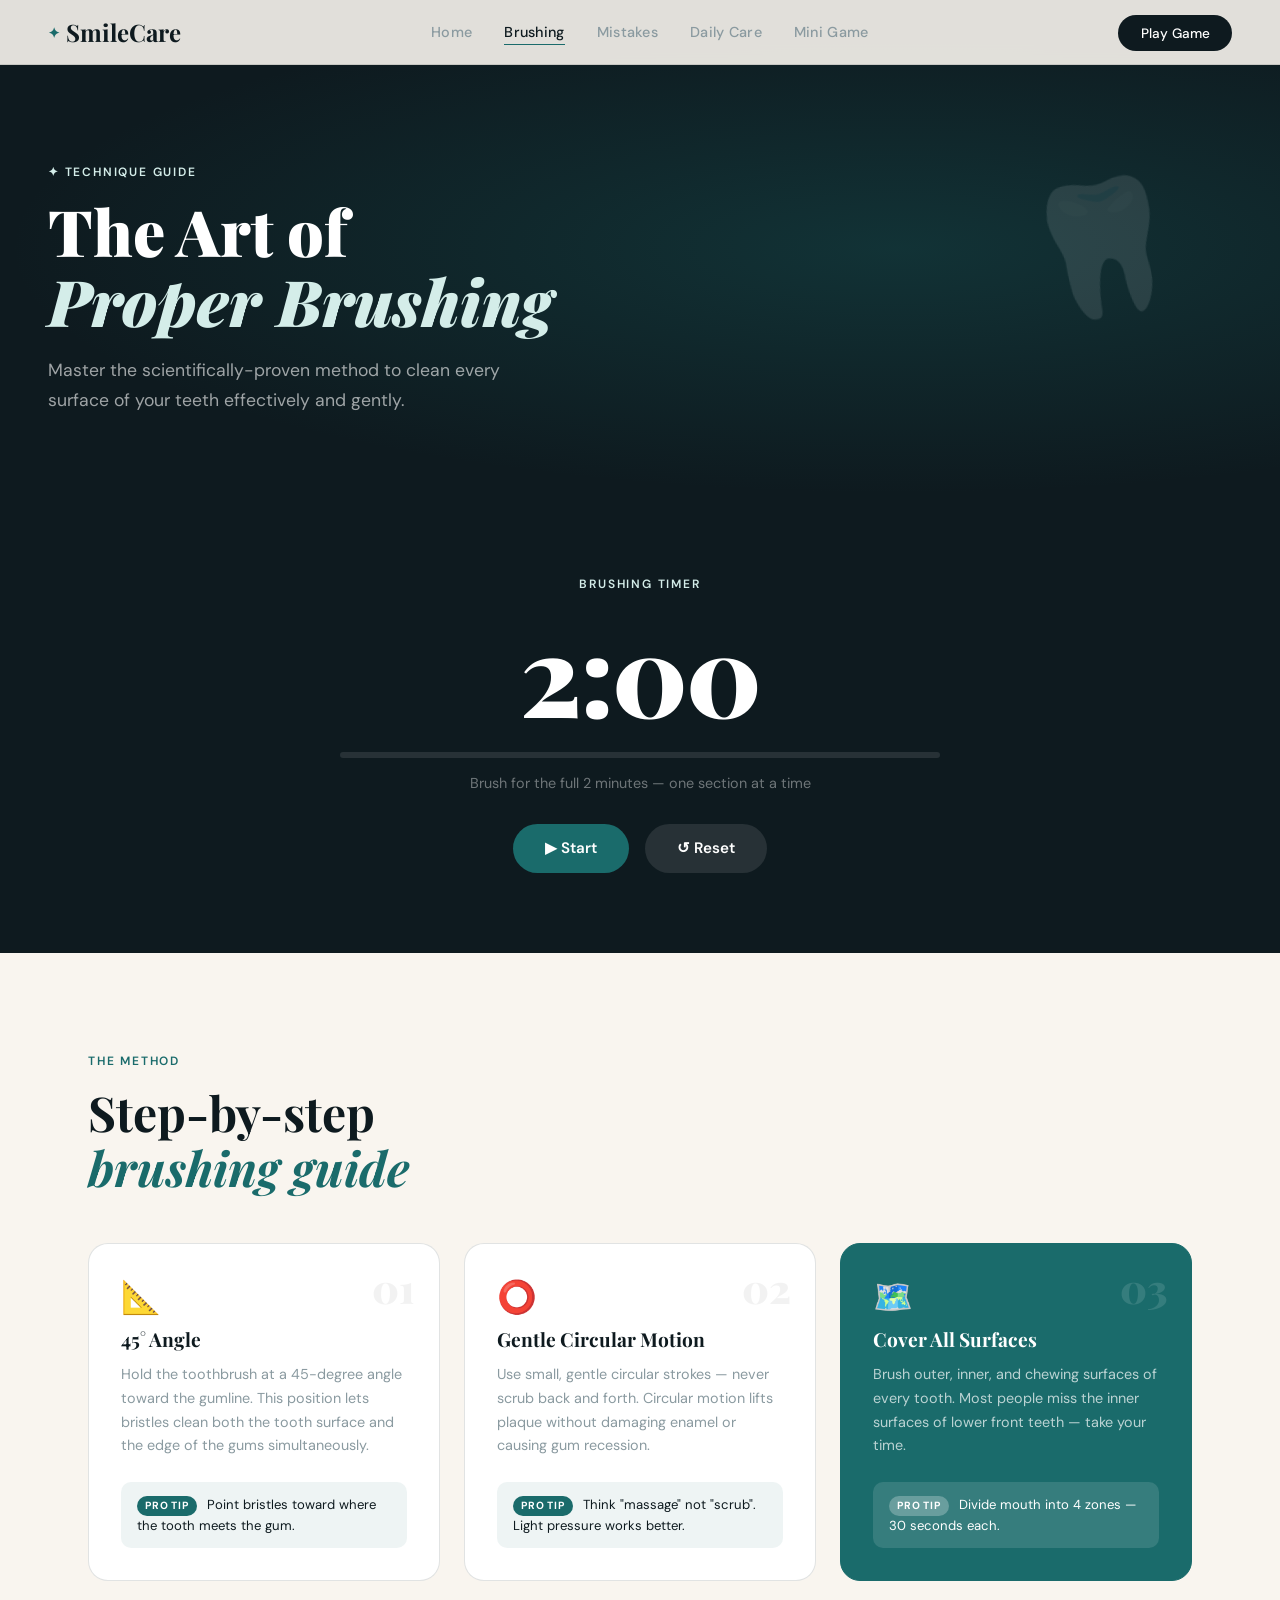
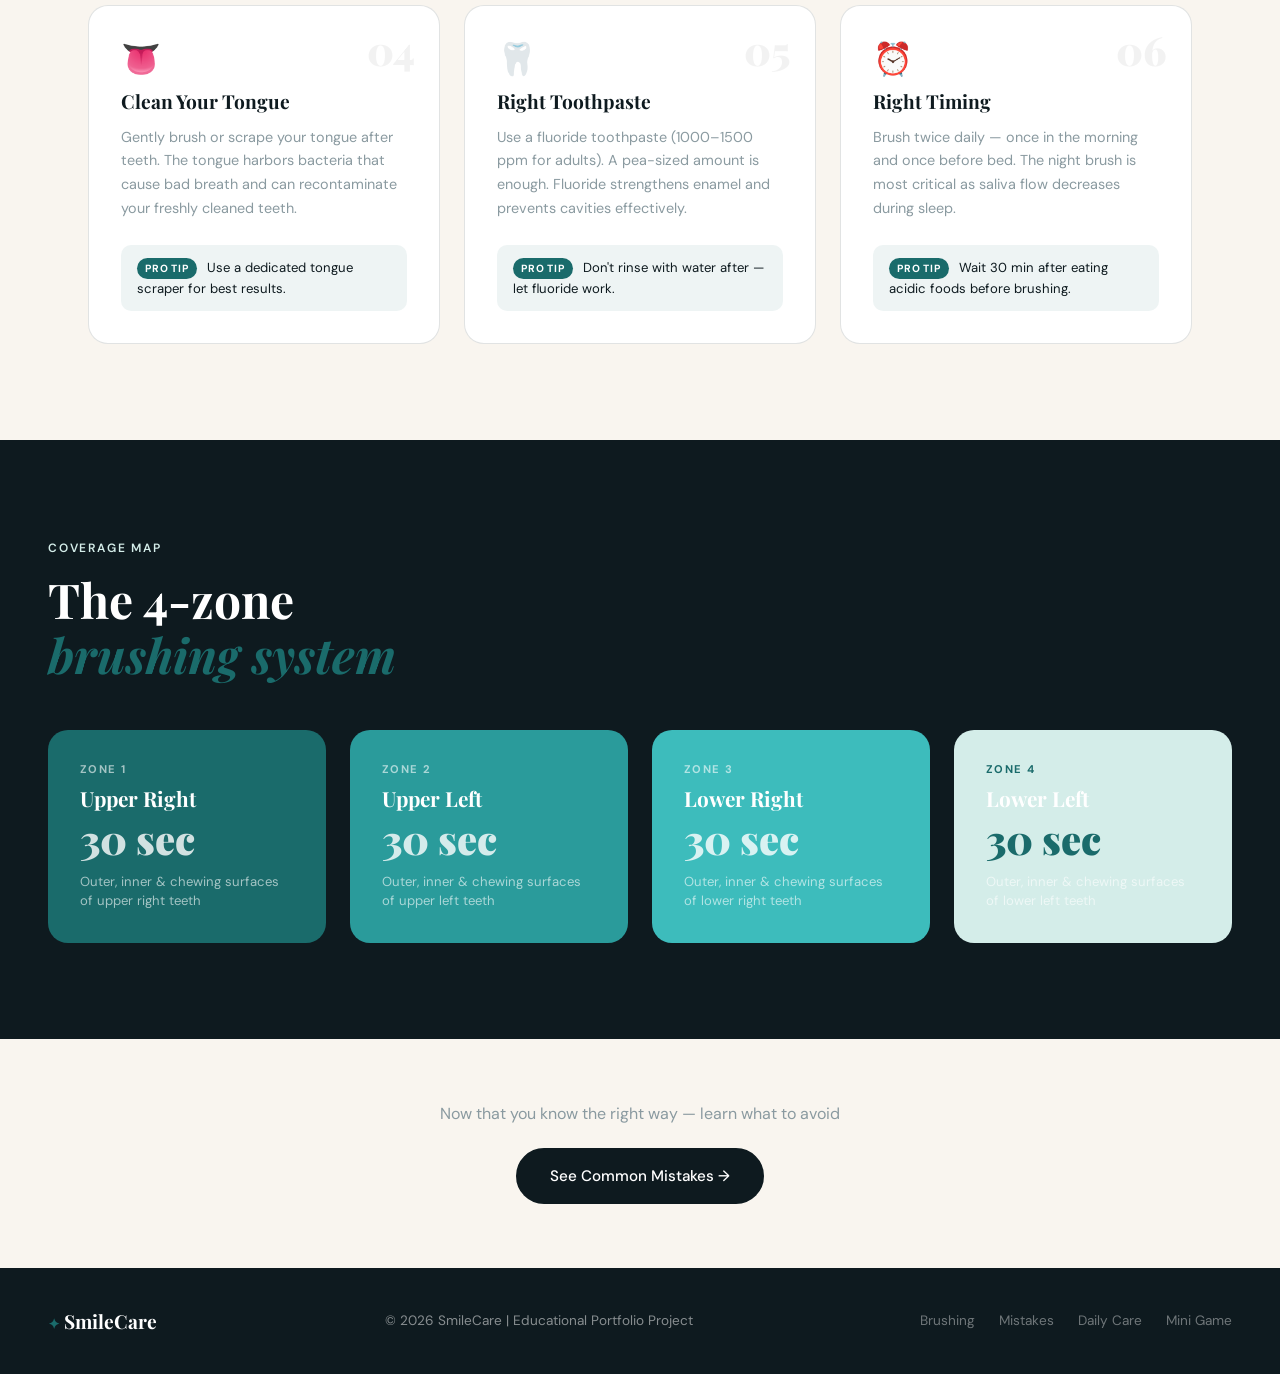
<file: brushing.html>
<!DOCTYPE html>
<html lang="en">
<head>
  <meta charset="UTF-8">
  <meta name="viewport" content="width=device-width, initial-scale=1.0">
  <title>SmileCare | Proper Brushing</title>
  <link rel="stylesheet" href="style.css">
  <link rel="stylesheet" href="brushing.css">
  <link href="https://fonts.googleapis.com/css2?family=Playfair+Display:ital,wght@0,400;0,700;0,900;1,400;1,700&family=DM+Sans:wght@300;400;500;600&display=swap" rel="stylesheet">
</head>
<body>

<header class="navbar">
  <div class="nav-logo">
    <span class="logo-icon">✦</span>
    <span>SmileCare</span>
  </div>
  <nav>
    <a href="index.html">Home</a>
    <a href="brushing.html" class="active">Brushing</a>
    <a href="mistakes.html">Mistakes</a>
    <a href="tips.html">Daily Care</a>
    <a href="game.html">Mini Game</a>
  </nav>
  <div class="nav-cta">
    <a href="game.html" class="btn-nav">Play Game</a>
  </div>
</header>

<!-- PAGE HERO -->
<section class="page-hero">
  <div class="page-hero-inner">
    <span class="page-hero-label">✦ Technique Guide</span>
    <h1>The Art of<br><em>Proper Brushing</em></h1>
    <p>Master the scientifically-proven method to clean every surface of your teeth effectively and gently.</p>
  </div>
  <div class="hero-tooth-deco">🦷</div>
</section>

<!-- TIMER SECTION -->
<section class="timer-section">
  <div class="timer-inner">
    <div class="timer-label">Brushing Timer</div>
    <div class="timer-display" id="timerDisplay">2:00</div>
    <div class="timer-progress">
      <div class="timer-bar" id="timerBar"></div>
    </div>
    <p class="timer-hint">Brush for the full 2 minutes — one section at a time</p>
    <div class="timer-btns">
      <button class="timer-btn start" id="startBtn" onclick="startTimer()">▶ Start</button>
      <button class="timer-btn reset" onclick="resetTimer()">↺ Reset</button>
    </div>
  </div>
</section>

<!-- TECHNIQUE STEPS -->
<section class="technique">
  <div class="technique-inner">
    <div class="section-label">The Method</div>
    <h2 class="section-title">Step-by-step<br><em>brushing guide</em></h2>

    <div class="technique-grid">

      <div class="tech-card" data-num="01">
        <div class="tech-icon">📐</div>
        <div class="tech-num">01</div>
        <h3>45° Angle</h3>
        <p>Hold the toothbrush at a 45-degree angle toward the gumline. This position lets bristles clean both the tooth surface and the edge of the gums simultaneously.</p>
        <div class="tech-tip">
          <span class="tip-label">Pro tip</span>
          Point bristles toward where the tooth meets the gum.
        </div>
      </div>

      <div class="tech-card" data-num="02">
        <div class="tech-icon">⭕</div>
        <div class="tech-num">02</div>
        <h3>Gentle Circular Motion</h3>
        <p>Use small, gentle circular strokes — never scrub back and forth. Circular motion lifts plaque without damaging enamel or causing gum recession.</p>
        <div class="tech-tip">
          <span class="tip-label">Pro tip</span>
          Think "massage" not "scrub". Light pressure works better.
        </div>
      </div>

      <div class="tech-card highlight" data-num="03">
        <div class="tech-icon">🗺️</div>
        <div class="tech-num">03</div>
        <h3>Cover All Surfaces</h3>
        <p>Brush outer, inner, and chewing surfaces of every tooth. Most people miss the inner surfaces of lower front teeth — take your time.</p>
        <div class="tech-tip">
          <span class="tip-label">Pro tip</span>
          Divide mouth into 4 zones — 30 seconds each.
        </div>
      </div>

      <div class="tech-card" data-num="04">
        <div class="tech-icon">👅</div>
        <div class="tech-num">04</div>
        <h3>Clean Your Tongue</h3>
        <p>Gently brush or scrape your tongue after teeth. The tongue harbors bacteria that cause bad breath and can recontaminate your freshly cleaned teeth.</p>
        <div class="tech-tip">
          <span class="tip-label">Pro tip</span>
          Use a dedicated tongue scraper for best results.
        </div>
      </div>

      <div class="tech-card" data-num="05">
        <div class="tech-icon">🦷</div>
        <div class="tech-num">05</div>
        <h3>Right Toothpaste</h3>
        <p>Use a fluoride toothpaste (1000–1500 ppm for adults). A pea-sized amount is enough. Fluoride strengthens enamel and prevents cavities effectively.</p>
        <div class="tech-tip">
          <span class="tip-label">Pro tip</span>
          Don't rinse with water after — let fluoride work.
        </div>
      </div>

      <div class="tech-card" data-num="06">
        <div class="tech-icon">⏰</div>
        <div class="tech-num">06</div>
        <h3>Right Timing</h3>
        <p>Brush twice daily — once in the morning and once before bed. The night brush is most critical as saliva flow decreases during sleep.</p>
        <div class="tech-tip">
          <span class="tip-label">Pro tip</span>
          Wait 30 min after eating acidic foods before brushing.
        </div>
      </div>

    </div>
  </div>
</section>

<!-- ZONES VISUAL -->
<section class="zones">
  <div class="zones-inner">
    <div class="section-label">Coverage Map</div>
    <h2 class="section-title">The 4-zone<br><em>brushing system</em></h2>

    <div class="zones-grid">
      <div class="zone-card" style="--z-color: #1a6b6b;">
        <div class="zone-num">Zone 1</div>
        <div class="zone-name">Upper Right</div>
        <div class="zone-time">30 sec</div>
        <p>Outer, inner & chewing surfaces of upper right teeth</p>
      </div>
      <div class="zone-card" style="--z-color: #2a9b9b;">
        <div class="zone-num">Zone 2</div>
        <div class="zone-name">Upper Left</div>
        <div class="zone-time">30 sec</div>
        <p>Outer, inner & chewing surfaces of upper left teeth</p>
      </div>
      <div class="zone-card" style="--z-color: #3dbcbc;">
        <div class="zone-num">Zone 3</div>
        <div class="zone-name">Lower Right</div>
        <div class="zone-time">30 sec</div>
        <p>Outer, inner & chewing surfaces of lower right teeth</p>
      </div>
      <div class="zone-card" style="--z-color: #d4ede9; color: #0e1a1f;">
        <div class="zone-num" style="color:#1a6b6b;">Zone 4</div>
        <div class="zone-name">Lower Left</div>
        <div class="zone-time" style="color:#1a6b6b;">30 sec</div>
        <p>Outer, inner & chewing surfaces of lower left teeth</p>
      </div>
    </div>
  </div>
</section>

<!-- NEXT PAGE CTA -->
<section class="page-cta">
  <p>Now that you know the right way — learn what to avoid</p>
  <a href="mistakes.html" class="btn-primary">See Common Mistakes →</a>
</section>

<footer>
  <div class="footer-inner">
    <div class="footer-logo"><span class="logo-icon">✦</span> SmileCare</div>
    <p>© 2026 SmileCare | Educational Portfolio Project</p>
    <nav class="footer-nav">
      <a href="brushing.html">Brushing</a>
      <a href="mistakes.html">Mistakes</a>
      <a href="tips.html">Daily Care</a>
      <a href="game.html">Mini Game</a>
    </nav>
  </div>
</footer>

<script src="main.js"></script>
<script>
  let timerInterval = null;
  let totalSeconds = 120;
  let remaining = 120;
  let running = false;

  function updateDisplay() {
    const m = Math.floor(remaining / 60);
    const s = remaining % 60;
    document.getElementById('timerDisplay').textContent =
      `${m}:${s.toString().padStart(2,'0')}`;
    const pct = ((totalSeconds - remaining) / totalSeconds) * 100;
    document.getElementById('timerBar').style.width = pct + '%';
  }

  function startTimer() {
    if (running) return;
    running = true;
    document.getElementById('startBtn').disabled = true;
    timerInterval = setInterval(() => {
      remaining--;
      updateDisplay();
      if (remaining <= 0) {
        clearInterval(timerInterval);
        running = false;
        document.getElementById('timerDisplay').textContent = 'Done! 🎉';
        document.getElementById('startBtn').disabled = false;
      }
    }, 1000);
  }

  function resetTimer() {
    clearInterval(timerInterval);
    running = false;
    remaining = totalSeconds;
    updateDisplay();
    document.getElementById('startBtn').disabled = false;
  }
</script>
</body>
</html>
</file>
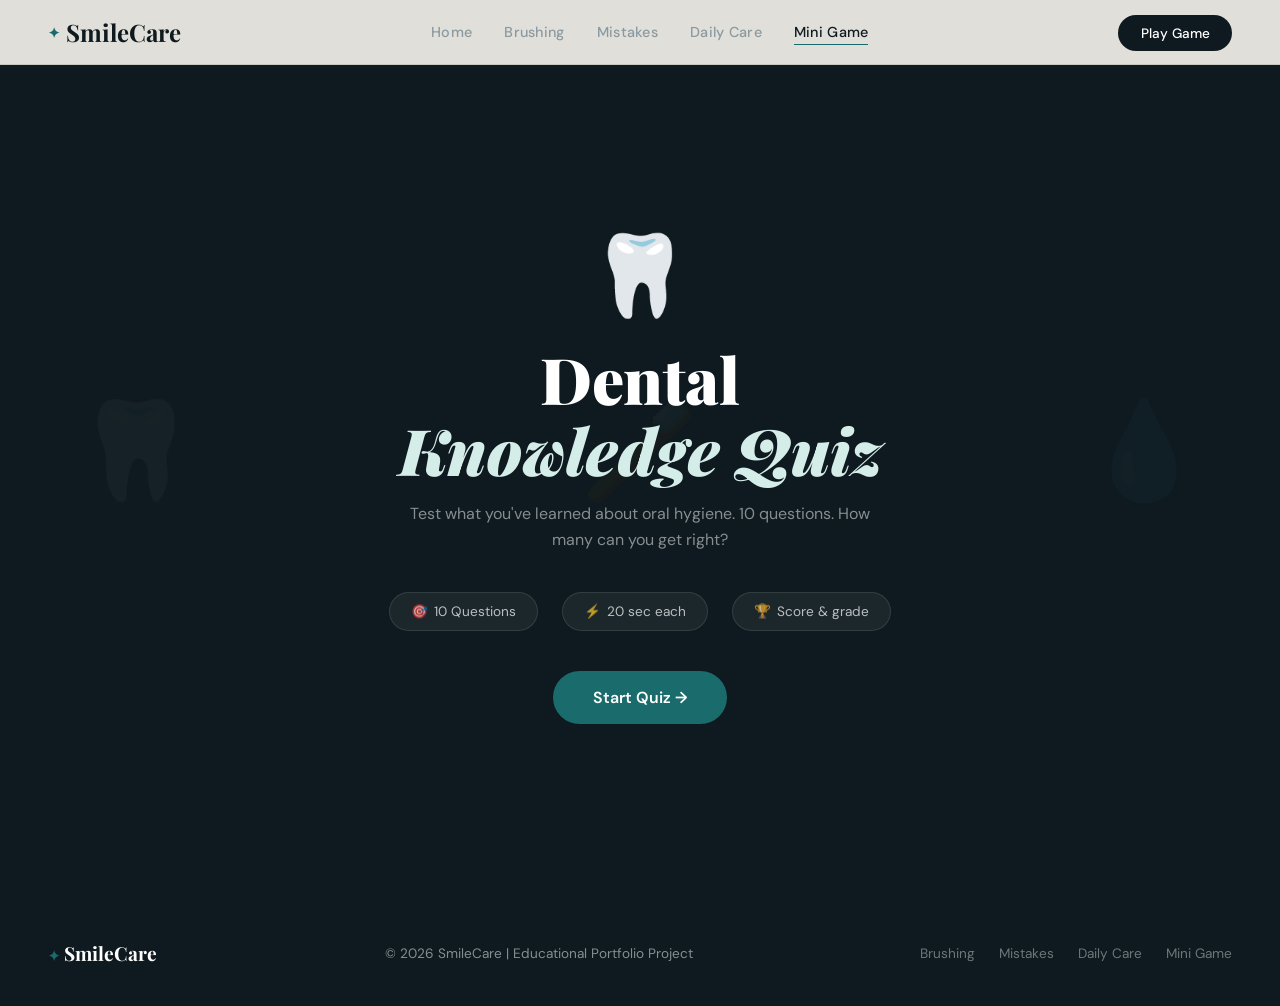
<file: game.html>
<!DOCTYPE html>
<html lang="en">
<head>
  <meta charset="UTF-8">
  <meta name="viewport" content="width=device-width, initial-scale=1.0">
  <title>SmileCare | Mini Game</title>
  <link rel="stylesheet" href="style.css">
  <link rel="stylesheet" href="game.css">
  <link href="https://fonts.googleapis.com/css2?family=Playfair+Display:ital,wght@0,400;0,700;0,900;1,400;1,700&family=DM+Sans:wght@300;400;500;600&display=swap" rel="stylesheet">
</head>
<body>

<header class="navbar">
  <div class="nav-logo">
    <span class="logo-icon">✦</span>
    <span>SmileCare</span>
  </div>
  <nav>
    <a href="index.html">Home</a>
    <a href="brushing.html">Brushing</a>
    <a href="mistakes.html">Mistakes</a>
    <a href="tips.html">Daily Care</a>
    <a href="game.html" class="active">Mini Game</a>
  </nav>
  <div class="nav-cta">
    <a href="game.html" class="btn-nav">Play Game</a>
  </div>
</header>

<!-- GAME SECTION -->
<section class="game-section">
  <div class="game-container">

    <!-- START SCREEN -->
    <div id="startScreen" class="game-screen active">
      <div class="start-emoji">🦷</div>
      <h1 class="game-title">Dental<br><em>Knowledge Quiz</em></h1>
      <p class="game-subtitle">Test what you've learned about oral hygiene. 10 questions. How many can you get right?</p>
      <div class="game-features">
        <div class="gf-item"><span>🎯</span> 10 Questions</div>
        <div class="gf-item"><span>⚡</span> 20 sec each</div>
        <div class="gf-item"><span>🏆</span> Score & grade</div>
      </div>
      <button class="game-btn" onclick="startGame()">Start Quiz →</button>
    </div>

    <!-- QUIZ SCREEN -->
    <div id="quizScreen" class="game-screen">

      <div class="quiz-header">
        <div class="quiz-meta">
          <span id="questionCounter">Question 1 of 10</span>
          <span class="quiz-score-live">Score: <strong id="liveScore">0</strong></span>
        </div>
        <div class="quiz-progress-bar">
          <div class="quiz-progress-fill" id="progressFill"></div>
        </div>
        <div class="quiz-timer-wrap">
          <div class="quiz-timer-ring">
            <svg viewBox="0 0 60 60">
              <circle cx="30" cy="30" r="25" fill="none" stroke="rgba(255,255,255,0.1)" stroke-width="5"/>
              <circle cx="30" cy="30" r="25" fill="none" stroke="var(--mint)" stroke-width="5"
                stroke-dasharray="157" stroke-dashoffset="0"
                stroke-linecap="round"
                transform="rotate(-90 30 30)"
                id="timerCircle"/>
            </svg>
            <span id="timerNum">20</span>
          </div>
        </div>
      </div>

      <div class="question-area">
        <div class="q-category" id="qCategory">Brushing Technique</div>
        <h2 class="q-text" id="questionText">Loading question...</h2>
      </div>

      <div class="answer-grid" id="answerGrid">
        <!-- answers injected by JS -->
      </div>

      <div id="feedback" class="feedback hidden">
        <div class="fb-icon" id="fbIcon"></div>
        <div class="fb-text" id="fbText"></div>
        <button class="game-btn sm" onclick="nextQuestion()">Next →</button>
      </div>

    </div>

    <!-- RESULT SCREEN -->
    <div id="resultScreen" class="game-screen">
      <div class="result-emoji" id="resultEmoji">🏆</div>
      <div class="result-grade" id="resultGrade">A+</div>
      <h2 class="result-title" id="resultTitle">Excellent!</h2>
      <p class="result-subtitle" id="resultSubtitle">You really know your oral hygiene!</p>

      <div class="result-score-big">
        <span id="finalScore">0</span>
        <span class="rs-slash">/</span>
        <span>10</span>
      </div>

      <div class="result-breakdown" id="resultBreakdown">
        <!-- filled by JS -->
      </div>

      <div class="result-actions">
        <button class="game-btn" onclick="restartGame()">Play Again</button>
        <a href="index.html" class="game-btn outline">Back to Home</a>
      </div>
    </div>

  </div>

  <!-- DECORATIVE BG -->
  <div class="game-bg-deco">
    <span>🦷</span><span>✦</span><span>🪥</span><span>✦</span><span>💧</span>
  </div>
</section>

<footer>
  <div class="footer-inner">
    <div class="footer-logo"><span class="logo-icon">✦</span> SmileCare</div>
    <p>© 2026 SmileCare | Educational Portfolio Project</p>
    <nav class="footer-nav">
      <a href="brushing.html">Brushing</a>
      <a href="mistakes.html">Mistakes</a>
      <a href="tips.html">Daily Care</a>
      <a href="game.html">Mini Game</a>
    </nav>
  </div>
</footer>

<script src="game.js"></script>
</body>
</html>
</file>
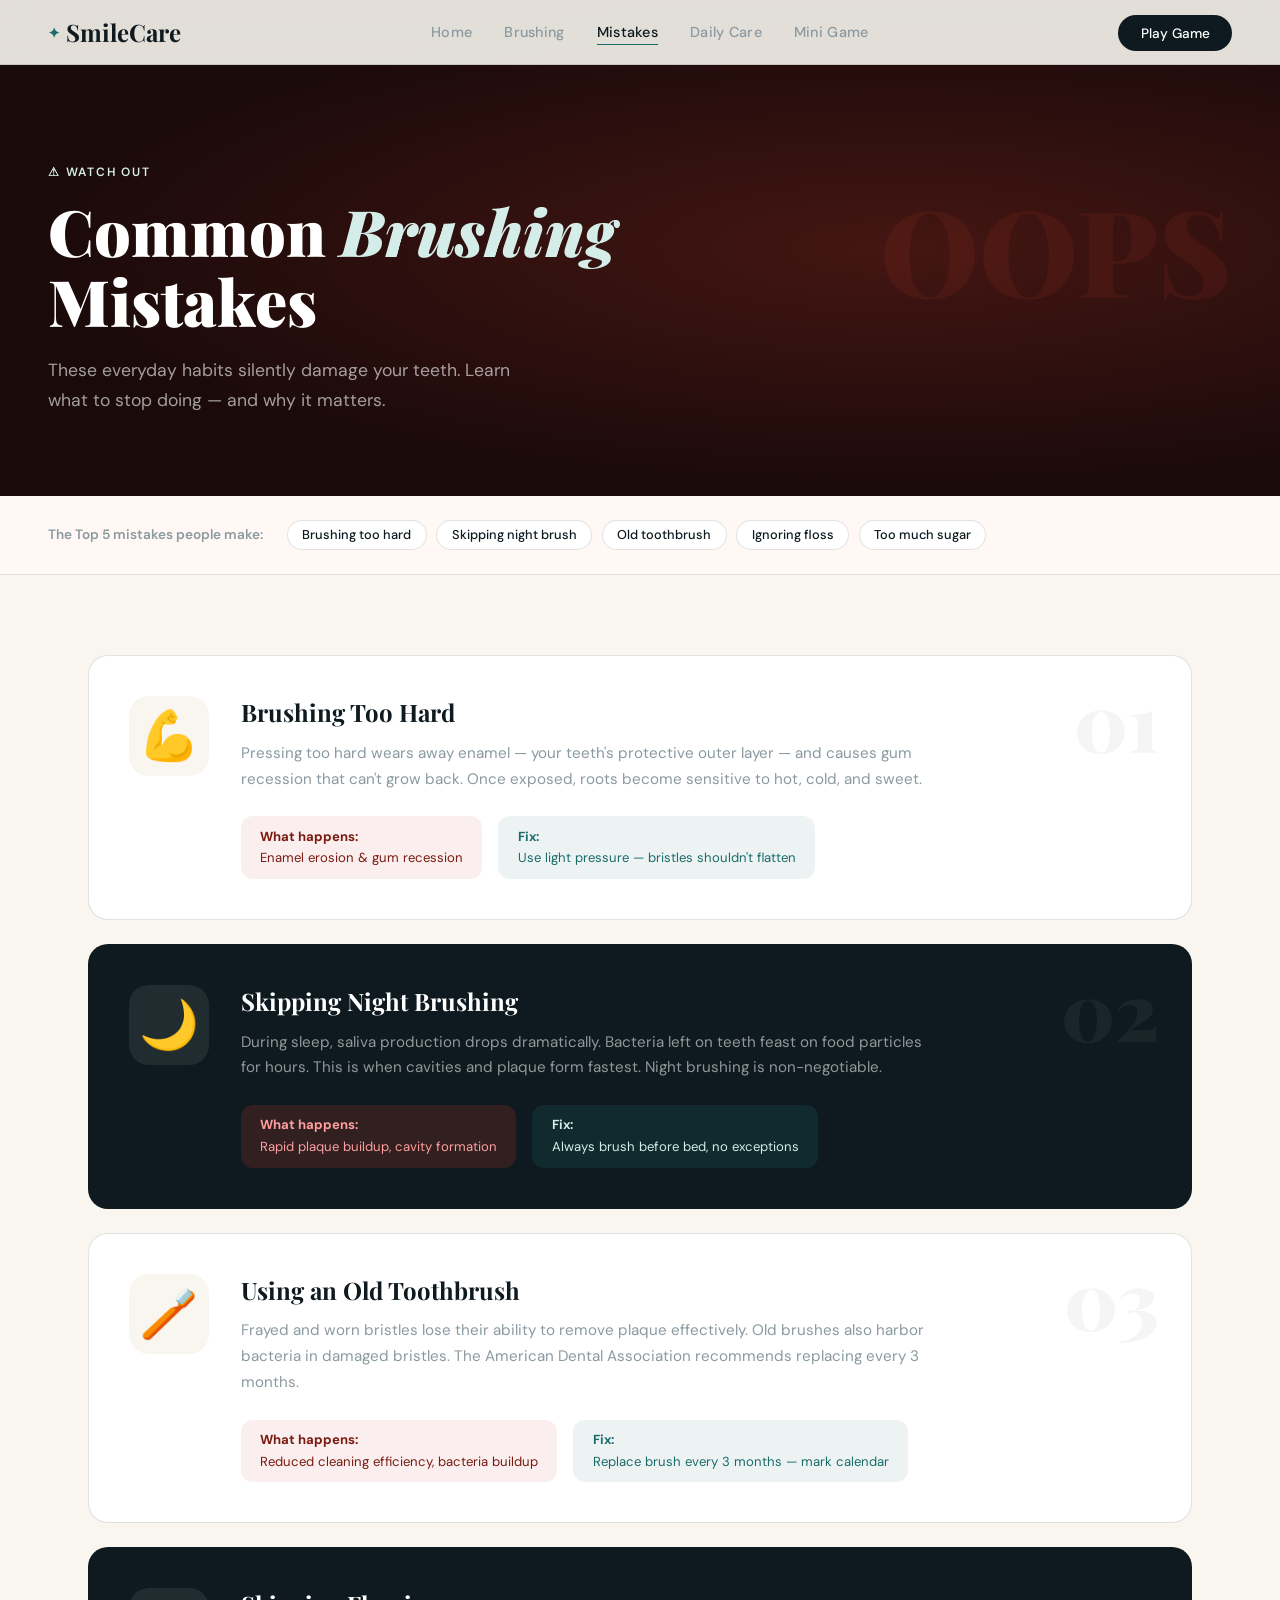
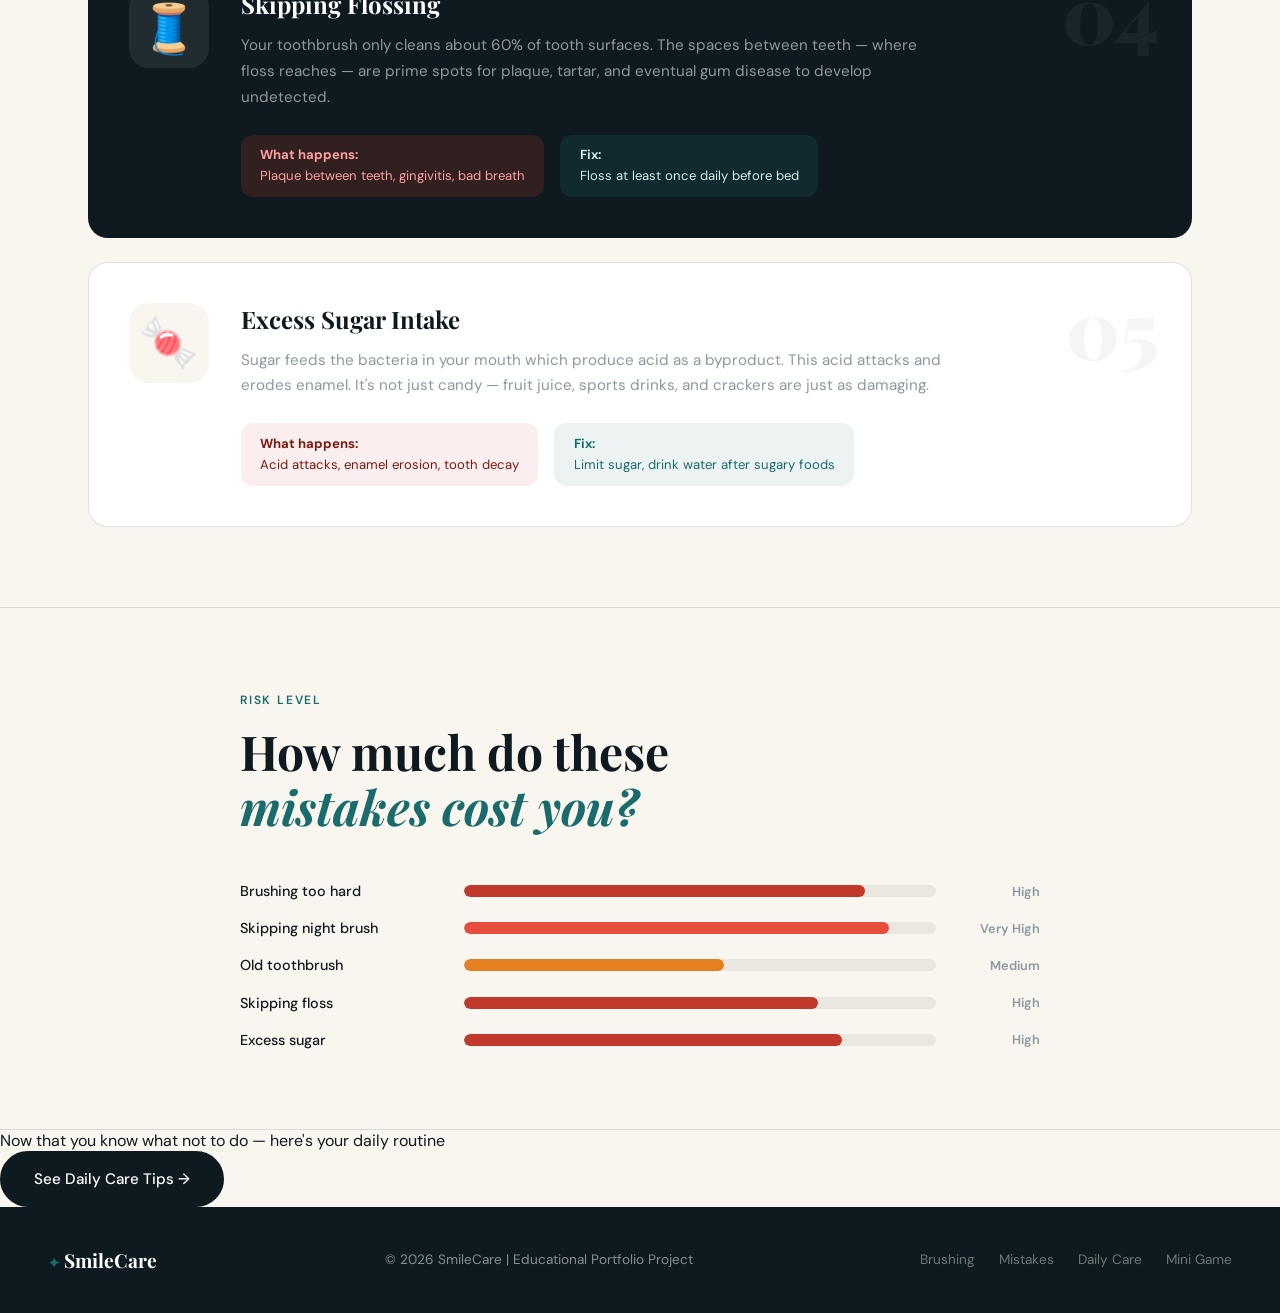
<file: mistakes.html>
<!DOCTYPE html>
<html lang="en">
<head>
  <meta charset="UTF-8">
  <meta name="viewport" content="width=device-width, initial-scale=1.0">
  <title>SmileCare | Common Mistakes</title>
  <link rel="stylesheet" href="style.css">
  <link rel="stylesheet" href="mistakes.css">
  <link href="https://fonts.googleapis.com/css2?family=Playfair+Display:ital,wght@0,400;0,700;0,900;1,400;1,700&family=DM+Sans:wght@300;400;500;600&display=swap" rel="stylesheet">
</head>
<body>

<header class="navbar">
  <div class="nav-logo">
    <span class="logo-icon">✦</span>
    <span>SmileCare</span>
  </div>
  <nav>
    <a href="index.html">Home</a>
    <a href="brushing.html">Brushing</a>
    <a href="mistakes.html" class="active">Mistakes</a>
    <a href="tips.html">Daily Care</a>
    <a href="game.html">Mini Game</a>
  </nav>
  <div class="nav-cta">
    <a href="game.html" class="btn-nav">Play Game</a>
  </div>
</header>

<!-- PAGE HERO -->
<section class="page-hero mistakes-hero">
  <div class="page-hero-inner">
    <span class="page-hero-label">⚠ Watch Out</span>
    <h1>Common <em>Brushing</em><br>Mistakes</h1>
    <p>These everyday habits silently damage your teeth. Learn what to stop doing — and why it matters.</p>
  </div>
  <div class="hero-deco-text">OOPS</div>
</section>

<!-- QUICK LIST STRIP -->
<section class="quick-list">
  <div class="quick-inner">
    <span class="quick-label">The Top 5 mistakes people make:</span>
    <div class="quick-tags">
      <span class="tag">Brushing too hard</span>
      <span class="tag">Skipping night brush</span>
      <span class="tag">Old toothbrush</span>
      <span class="tag">Ignoring floss</span>
      <span class="tag">Too much sugar</span>
    </div>
  </div>
</section>

<!-- MISTAKES CARDS -->
<section class="mistakes-section">
  <div class="mistakes-inner">

    <div class="mistake-card">
      <div class="mistake-number">01</div>
      <div class="mistake-content">
        <div class="mistake-icon-box">💪</div>
        <div class="mistake-text">
          <h3>Brushing Too Hard</h3>
          <p>Pressing too hard wears away enamel — your teeth's protective outer layer — and causes gum recession that can't grow back. Once exposed, roots become sensitive to hot, cold, and sweet.</p>
          <div class="mistake-impact">
            <div class="impact-item bad">
              <span class="impact-label">What happens:</span>
              Enamel erosion & gum recession
            </div>
            <div class="impact-item good">
              <span class="impact-label">Fix:</span>
              Use light pressure — bristles shouldn't flatten
            </div>
          </div>
        </div>
      </div>
    </div>

    <div class="mistake-card dark">
      <div class="mistake-number">02</div>
      <div class="mistake-content">
        <div class="mistake-icon-box">🌙</div>
        <div class="mistake-text">
          <h3>Skipping Night Brushing</h3>
          <p>During sleep, saliva production drops dramatically. Bacteria left on teeth feast on food particles for hours. This is when cavities and plaque form fastest. Night brushing is non-negotiable.</p>
          <div class="mistake-impact">
            <div class="impact-item bad">
              <span class="impact-label">What happens:</span>
              Rapid plaque buildup, cavity formation
            </div>
            <div class="impact-item good">
              <span class="impact-label">Fix:</span>
              Always brush before bed, no exceptions
            </div>
          </div>
        </div>
      </div>
    </div>

    <div class="mistake-card">
      <div class="mistake-number">03</div>
      <div class="mistake-content">
        <div class="mistake-icon-box">🪥</div>
        <div class="mistake-text">
          <h3>Using an Old Toothbrush</h3>
          <p>Frayed and worn bristles lose their ability to remove plaque effectively. Old brushes also harbor bacteria in damaged bristles. The American Dental Association recommends replacing every 3 months.</p>
          <div class="mistake-impact">
            <div class="impact-item bad">
              <span class="impact-label">What happens:</span>
              Reduced cleaning efficiency, bacteria buildup
            </div>
            <div class="impact-item good">
              <span class="impact-label">Fix:</span>
              Replace brush every 3 months — mark calendar
            </div>
          </div>
        </div>
      </div>
    </div>

    <div class="mistake-card dark">
      <div class="mistake-number">04</div>
      <div class="mistake-content">
        <div class="mistake-icon-box">🧵</div>
        <div class="mistake-text">
          <h3>Skipping Flossing</h3>
          <p>Your toothbrush only cleans about 60% of tooth surfaces. The spaces between teeth — where floss reaches — are prime spots for plaque, tartar, and eventual gum disease to develop undetected.</p>
          <div class="mistake-impact">
            <div class="impact-item bad">
              <span class="impact-label">What happens:</span>
              Plaque between teeth, gingivitis, bad breath
            </div>
            <div class="impact-item good">
              <span class="impact-label">Fix:</span>
              Floss at least once daily before bed
            </div>
          </div>
        </div>
      </div>
    </div>

    <div class="mistake-card">
      <div class="mistake-number">05</div>
      <div class="mistake-content">
        <div class="mistake-icon-box">🍬</div>
        <div class="mistake-text">
          <h3>Excess Sugar Intake</h3>
          <p>Sugar feeds the bacteria in your mouth which produce acid as a byproduct. This acid attacks and erodes enamel. It's not just candy — fruit juice, sports drinks, and crackers are just as damaging.</p>
          <div class="mistake-impact">
            <div class="impact-item bad">
              <span class="impact-label">What happens:</span>
              Acid attacks, enamel erosion, tooth decay
            </div>
            <div class="impact-item good">
              <span class="impact-label">Fix:</span>
              Limit sugar, drink water after sugary foods
            </div>
          </div>
        </div>
      </div>
    </div>

  </div>
</section>

<!-- DAMAGE SCALE -->
<section class="damage-scale">
  <div class="scale-inner">
    <div class="section-label">Risk Level</div>
    <h2 class="section-title">How much do these<br><em>mistakes cost you?</em></h2>

    <div class="scale-bars">
      <div class="scale-row">
        <span class="scale-name">Brushing too hard</span>
        <div class="scale-track"><div class="scale-fill" style="width:85%; --bar-color:#c0392b;"></div></div>
        <span class="scale-pct">High</span>
      </div>
      <div class="scale-row">
        <span class="scale-name">Skipping night brush</span>
        <div class="scale-track"><div class="scale-fill" style="width:90%; --bar-color:#e74c3c;"></div></div>
        <span class="scale-pct">Very High</span>
      </div>
      <div class="scale-row">
        <span class="scale-name">Old toothbrush</span>
        <div class="scale-track"><div class="scale-fill" style="width:55%; --bar-color:#e67e22;"></div></div>
        <span class="scale-pct">Medium</span>
      </div>
      <div class="scale-row">
        <span class="scale-name">Skipping floss</span>
        <div class="scale-track"><div class="scale-fill" style="width:75%; --bar-color:#c0392b;"></div></div>
        <span class="scale-pct">High</span>
      </div>
      <div class="scale-row">
        <span class="scale-name">Excess sugar</span>
        <div class="scale-track"><div class="scale-fill" style="width:80%; --bar-color:#c0392b;"></div></div>
        <span class="scale-pct">High</span>
      </div>
    </div>
  </div>
</section>

<!-- NEXT PAGE CTA -->
<section class="page-cta">
  <p>Now that you know what not to do — here's your daily routine</p>
  <a href="tips.html" class="btn-primary">See Daily Care Tips →</a>
</section>

<footer>
  <div class="footer-inner">
    <div class="footer-logo"><span class="logo-icon">✦</span> SmileCare</div>
    <p>© 2026 SmileCare | Educational Portfolio Project</p>
    <nav class="footer-nav">
      <a href="brushing.html">Brushing</a>
      <a href="mistakes.html">Mistakes</a>
      <a href="tips.html">Daily Care</a>
      <a href="game.html">Mini Game</a>
    </nav>
  </div>
</footer>

<script src="main.js"></script>
</body>
</html>
</file>
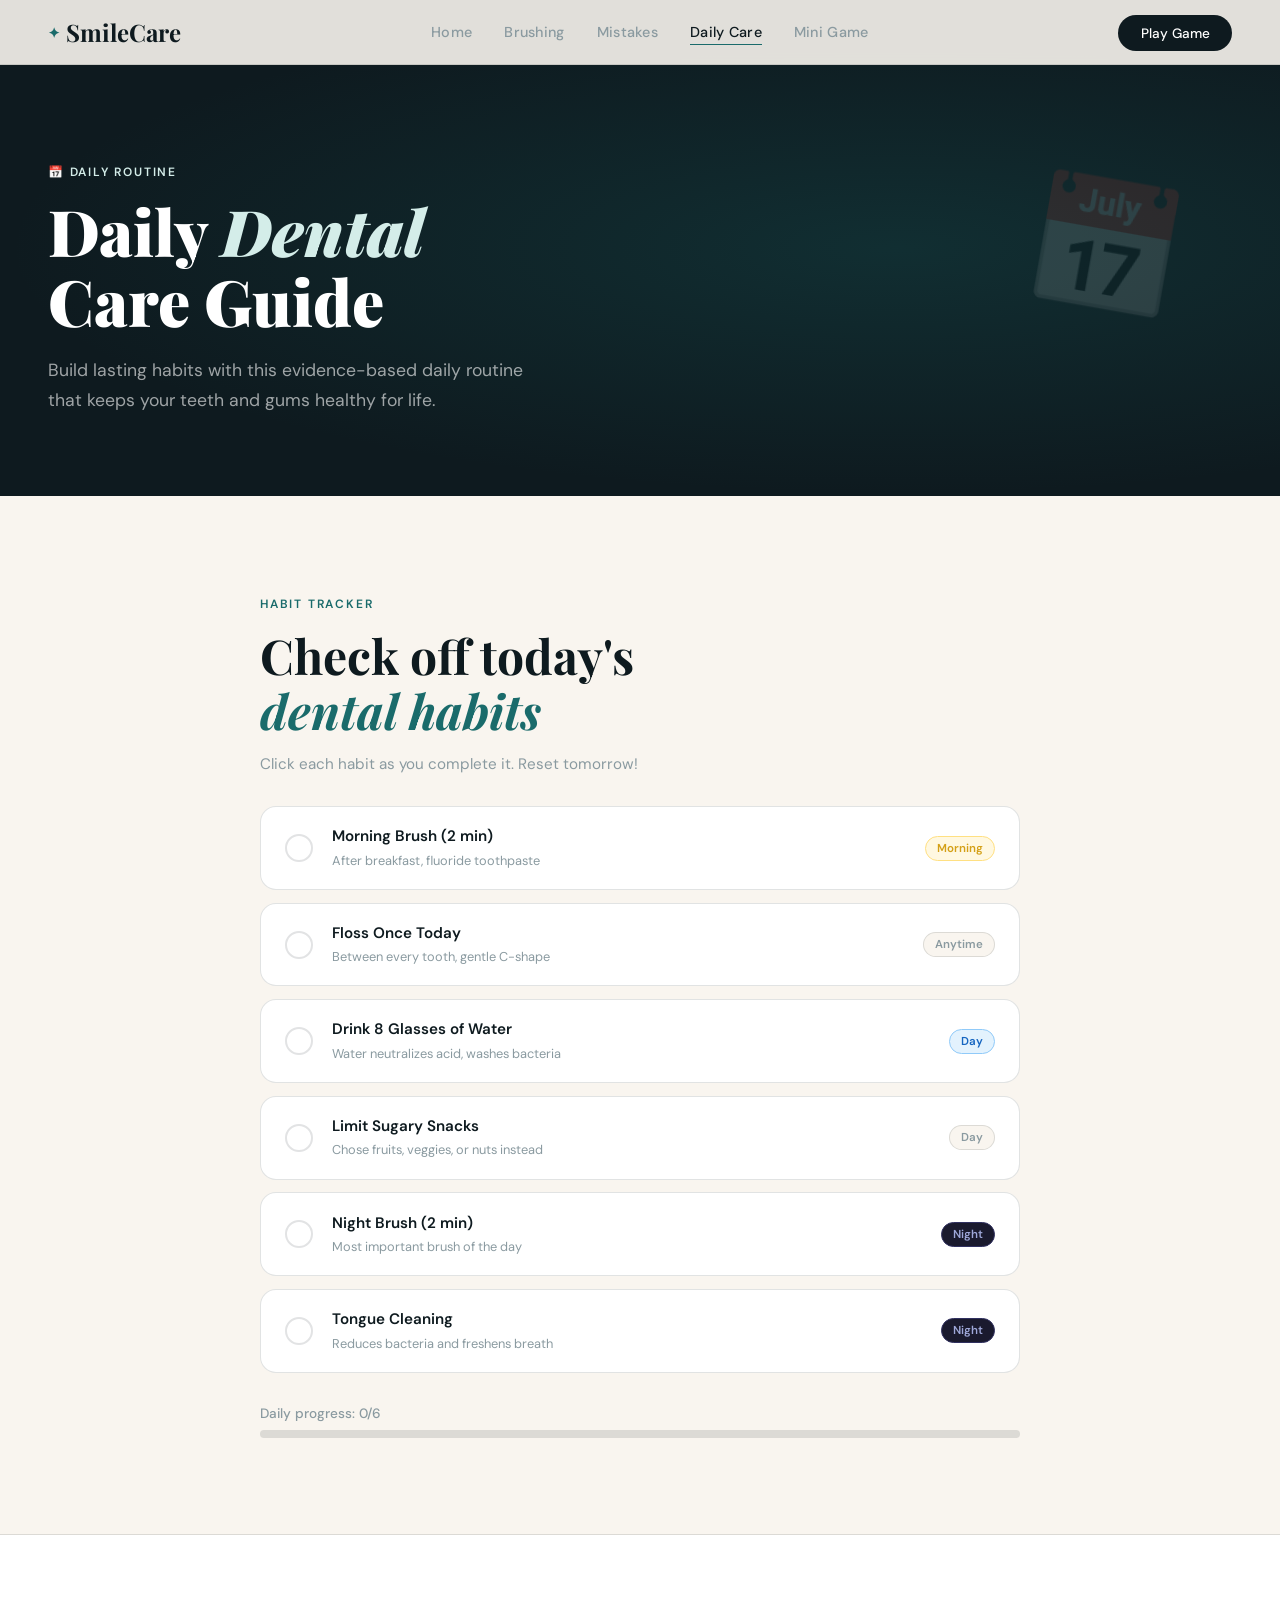
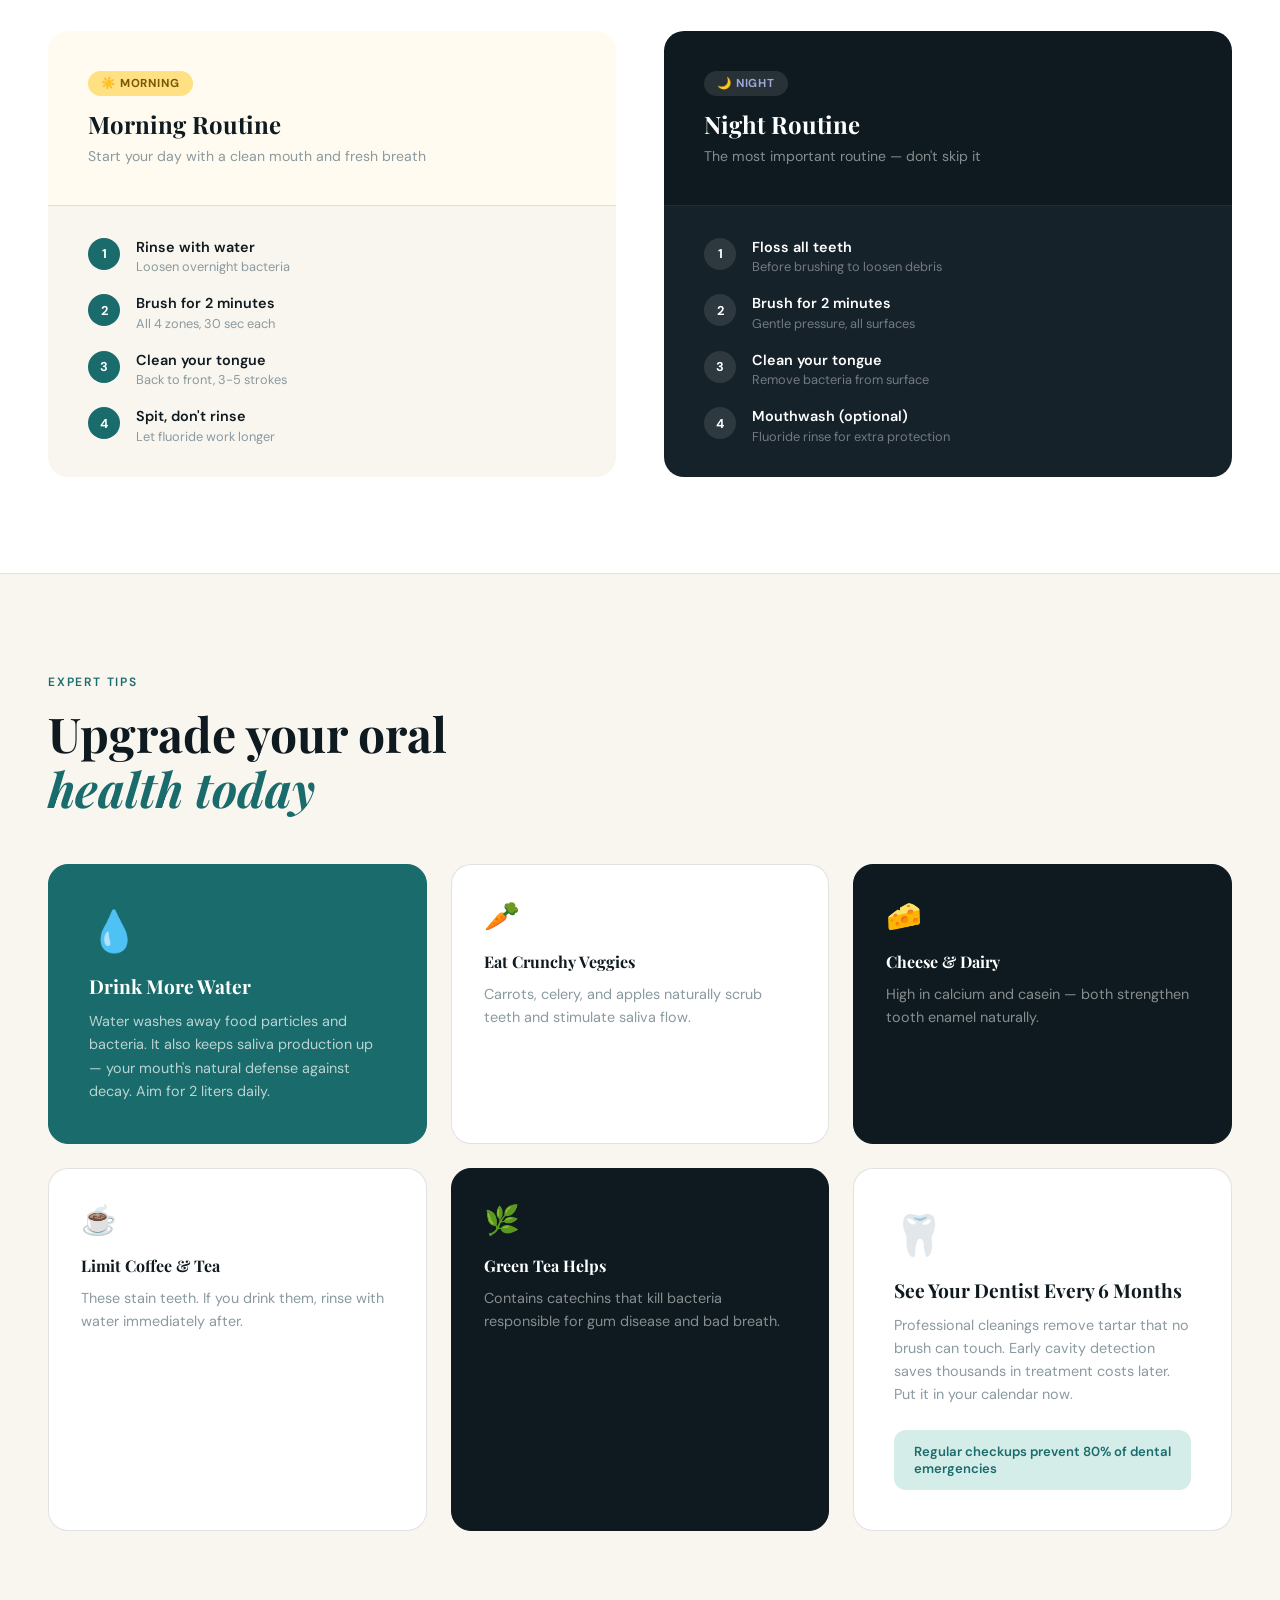
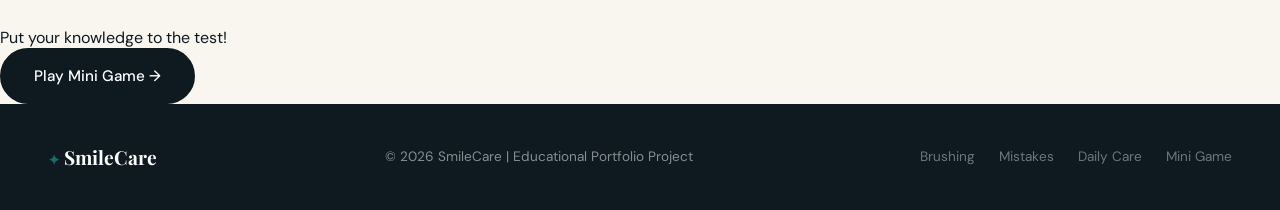
<file: tips.html>
<!DOCTYPE html>
<html lang="en">
<head>
  <meta charset="UTF-8">
  <meta name="viewport" content="width=device-width, initial-scale=1.0">
  <title>SmileCare | Daily Care</title>
  <link rel="stylesheet" href="style.css">
  <link rel="stylesheet" href="tips.css">
  <link href="https://fonts.googleapis.com/css2?family=Playfair+Display:ital,wght@0,400;0,700;0,900;1,400;1,700&family=DM+Sans:wght@300;400;500;600&display=swap" rel="stylesheet">
</head>
<body>

<header class="navbar">
  <div class="nav-logo">
    <span class="logo-icon">✦</span>
    <span>SmileCare</span>
  </div>
  <nav>
    <a href="index.html">Home</a>
    <a href="brushing.html">Brushing</a>
    <a href="mistakes.html">Mistakes</a>
    <a href="tips.html" class="active">Daily Care</a>
    <a href="game.html">Mini Game</a>
  </nav>
  <div class="nav-cta">
    <a href="game.html" class="btn-nav">Play Game</a>
  </div>
</header>

<!-- PAGE HERO -->
<section class="page-hero tips-hero">
  <div class="page-hero-inner">
    <span class="page-hero-label">📅 Daily Routine</span>
    <h1>Daily <em>Dental</em><br>Care Guide</h1>
    <p>Build lasting habits with this evidence-based daily routine that keeps your teeth and gums healthy for life.</p>
  </div>
  <div class="hero-calendar-deco">📅</div>
</section>

<!-- HABIT TRACKER -->
<section class="tracker-section">
  <div class="tracker-inner">
    <div class="section-label">Habit Tracker</div>
    <h2 class="section-title">Check off today's<br><em>dental habits</em></h2>
    <p style="color:var(--gray); margin-bottom:2rem; font-size:0.95rem;">Click each habit as you complete it. Reset tomorrow!</p>

    <div class="habit-list" id="habitList">
      <div class="habit-item" onclick="toggleHabit(this)">
        <div class="habit-check"></div>
        <div class="habit-info">
          <strong>Morning Brush (2 min)</strong>
          <span>After breakfast, fluoride toothpaste</span>
        </div>
        <div class="habit-badge morning">Morning</div>
      </div>
      <div class="habit-item" onclick="toggleHabit(this)">
        <div class="habit-check"></div>
        <div class="habit-info">
          <strong>Floss Once Today</strong>
          <span>Between every tooth, gentle C-shape</span>
        </div>
        <div class="habit-badge">Anytime</div>
      </div>
      <div class="habit-item" onclick="toggleHabit(this)">
        <div class="habit-check"></div>
        <div class="habit-info">
          <strong>Drink 8 Glasses of Water</strong>
          <span>Water neutralizes acid, washes bacteria</span>
        </div>
        <div class="habit-badge water">Day</div>
      </div>
      <div class="habit-item" onclick="toggleHabit(this)">
        <div class="habit-check"></div>
        <div class="habit-info">
          <strong>Limit Sugary Snacks</strong>
          <span>Chose fruits, veggies, or nuts instead</span>
        </div>
        <div class="habit-badge">Day</div>
      </div>
      <div class="habit-item" onclick="toggleHabit(this)">
        <div class="habit-check"></div>
        <div class="habit-info">
          <strong>Night Brush (2 min)</strong>
          <span>Most important brush of the day</span>
        </div>
        <div class="habit-badge night">Night</div>
      </div>
      <div class="habit-item" onclick="toggleHabit(this)">
        <div class="habit-check"></div>
        <div class="habit-info">
          <strong>Tongue Cleaning</strong>
          <span>Reduces bacteria and freshens breath</span>
        </div>
        <div class="habit-badge night">Night</div>
      </div>
    </div>

    <div class="habit-progress">
      <div class="hp-label">Daily progress: <span id="countLabel">0/6</span></div>
      <div class="hp-track">
        <div class="hp-bar" id="hpBar"></div>
      </div>
    </div>
  </div>
</section>

<!-- MORNING / NIGHT ROUTINE -->
<section class="routines">
  <div class="routines-inner">
    <div class="routine-col morning-col">
      <div class="routine-header">
        <span class="routine-time-badge">☀️ Morning</span>
        <h3>Morning Routine</h3>
        <p>Start your day with a clean mouth and fresh breath</p>
      </div>
      <ol class="routine-steps">
        <li>
          <span class="rs-num">1</span>
          <div>
            <strong>Rinse with water</strong>
            <p>Loosen overnight bacteria</p>
          </div>
        </li>
        <li>
          <span class="rs-num">2</span>
          <div>
            <strong>Brush for 2 minutes</strong>
            <p>All 4 zones, 30 sec each</p>
          </div>
        </li>
        <li>
          <span class="rs-num">3</span>
          <div>
            <strong>Clean your tongue</strong>
            <p>Back to front, 3-5 strokes</p>
          </div>
        </li>
        <li>
          <span class="rs-num">4</span>
          <div>
            <strong>Spit, don't rinse</strong>
            <p>Let fluoride work longer</p>
          </div>
        </li>
      </ol>
    </div>

    <div class="routine-col night-col">
      <div class="routine-header">
        <span class="routine-time-badge dark">🌙 Night</span>
        <h3>Night Routine</h3>
        <p>The most important routine — don't skip it</p>
      </div>
      <ol class="routine-steps">
        <li>
          <span class="rs-num dark">1</span>
          <div>
            <strong>Floss all teeth</strong>
            <p>Before brushing to loosen debris</p>
          </div>
        </li>
        <li>
          <span class="rs-num dark">2</span>
          <div>
            <strong>Brush for 2 minutes</strong>
            <p>Gentle pressure, all surfaces</p>
          </div>
        </li>
        <li>
          <span class="rs-num dark">3</span>
          <div>
            <strong>Clean your tongue</strong>
            <p>Remove bacteria from surface</p>
          </div>
        </li>
        <li>
          <span class="rs-num dark">4</span>
          <div>
            <strong>Mouthwash (optional)</strong>
            <p>Fluoride rinse for extra protection</p>
          </div>
        </li>
      </ol>
    </div>
  </div>
</section>

<!-- TIPS MASONRY -->
<section class="tips-grid-section">
  <div class="tg-inner">
    <div class="section-label">Expert Tips</div>
    <h2 class="section-title">Upgrade your oral<br><em>health today</em></h2>

    <div class="tips-mosaic">
      <div class="tip-big teal-card">
        <div class="tc-icon">💧</div>
        <h3>Drink More Water</h3>
        <p>Water washes away food particles and bacteria. It also keeps saliva production up — your mouth's natural defense against decay. Aim for 2 liters daily.</p>
      </div>
      <div class="tip-sm">
        <div class="tc-icon sm">🥕</div>
        <h3>Eat Crunchy Veggies</h3>
        <p>Carrots, celery, and apples naturally scrub teeth and stimulate saliva flow.</p>
      </div>
      <div class="tip-sm dark-card">
        <div class="tc-icon sm">🧀</div>
        <h3>Cheese & Dairy</h3>
        <p>High in calcium and casein — both strengthen tooth enamel naturally.</p>
      </div>
      <div class="tip-sm">
        <div class="tc-icon sm">☕</div>
        <h3>Limit Coffee & Tea</h3>
        <p>These stain teeth. If you drink them, rinse with water immediately after.</p>
      </div>
      <div class="tip-sm dark-card">
        <div class="tc-icon sm">🌿</div>
        <h3>Green Tea Helps</h3>
        <p>Contains catechins that kill bacteria responsible for gum disease and bad breath.</p>
      </div>
      <div class="tip-big">
        <div class="tc-icon">🦷</div>
        <h3>See Your Dentist Every 6 Months</h3>
        <p>Professional cleanings remove tartar that no brush can touch. Early cavity detection saves thousands in treatment costs later. Put it in your calendar now.</p>
        <div class="tip-callout">Regular checkups prevent 80% of dental emergencies</div>
      </div>
    </div>
  </div>
</section>

<!-- NEXT PAGE CTA -->
<section class="page-cta">
  <p>Put your knowledge to the test!</p>
  <a href="game.html" class="btn-primary">Play Mini Game →</a>
</section>

<footer>
  <div class="footer-inner">
    <div class="footer-logo"><span class="logo-icon">✦</span> SmileCare</div>
    <p>© 2026 SmileCare | Educational Portfolio Project</p>
    <nav class="footer-nav">
      <a href="brushing.html">Brushing</a>
      <a href="mistakes.html">Mistakes</a>
      <a href="tips.html">Daily Care</a>
      <a href="game.html">Mini Game</a>
    </nav>
  </div>
</footer>

<script src="main.js"></script>
<script>
  function toggleHabit(el) {
    el.classList.toggle('done');
    updateProgress();
  }

  function updateProgress() {
    const all = document.querySelectorAll('.habit-item');
    const done = document.querySelectorAll('.habit-item.done');
    const pct = (done.length / all.length) * 100;
    document.getElementById('hpBar').style.width = pct + '%';
    document.getElementById('countLabel').textContent = `${done.length}/${all.length}`;
  }
</script>
</body>
</html>
</file>
<file: style.css>
/* ============================================
   SMILECARE — Global Styles
   ============================================ */

@import url('https://fonts.googleapis.com/css2?family=Playfair+Display:ital,wght@0,400;0,700;0,900;1,400;1,700&family=DM+Sans:wght@300;400;500;600&display=swap');

:root {
  --cream:   #f9f5ef;
  --dark:    #0e1a1f;
  --teal:    #1a6b6b;
  --teal-lt: #2a9b9b;
  --mint:    #d4ede9;
  --gold:    #c8a96e;
  --red:     #c0392b;
  --white:   #ffffff;
  --gray:    #8a9aa0;
  --border:  rgba(14,26,31,0.12);

  --font-display: 'Playfair Display', Georgia, serif;
  --font-body:    'DM Sans', sans-serif;

  --radius: 20px;
  --shadow: 0 20px 60px rgba(0,0,0,0.1);
  --transition: 0.35s cubic-bezier(0.4,0,0.2,1);
}

*, *::before, *::after { box-sizing: border-box; margin: 0; padding: 0; }

html { scroll-behavior: smooth; }

body {
  font-family: var(--font-body);
  background: var(--cream);
  color: var(--dark);
  overflow-x: hidden;
}

/* ---- CURSOR ---- */
.cursor {
  width: 18px; height: 18px;
  border: 2px solid var(--teal);
  border-radius: 50%;
  position: fixed;
  pointer-events: none;
  z-index: 9999;
  transition: transform 0.15s, background 0.15s;
  mix-blend-mode: multiply;
}

/* ---- NAVBAR ---- */
.navbar {
  position: fixed; top: 0; left: 0; right: 0; z-index: 1000;
  display: flex; align-items: center; justify-content: space-between;
  padding: 1rem 3rem;
  background: rgba(249,245,239,0.9);
  backdrop-filter: blur(16px);
  border-bottom: 1px solid var(--border);
}

.nav-logo {
  font-family: var(--font-display);
  font-size: 1.5rem;
  font-weight: 700;
  color: var(--dark);
  display: flex; align-items: center; gap: 0.4rem;
  text-decoration: none;
}

.logo-icon { color: var(--teal); font-size: 0.9rem; }

.navbar nav {
  display: flex; gap: 2rem;
}

.navbar nav a {
  font-size: 0.9rem;
  font-weight: 500;
  color: var(--gray);
  text-decoration: none;
  letter-spacing: 0.02em;
  transition: color var(--transition);
  position: relative;
}

.navbar nav a::after {
  content: '';
  position: absolute; bottom: -4px; left: 0; right: 0;
  height: 1px; background: var(--teal);
  transform: scaleX(0);
  transition: transform var(--transition);
}

.navbar nav a:hover,
.navbar nav a.active { color: var(--dark); }

.navbar nav a:hover::after,
.navbar nav a.active::after { transform: scaleX(1); }

.btn-nav {
  background: var(--dark);
  color: var(--white) !important;
  padding: 0.6rem 1.4rem;
  border-radius: 100px;
  font-size: 0.85rem;
  font-weight: 500;
  text-decoration: none;
  transition: background var(--transition), transform var(--transition);
}

.btn-nav:hover {
  background: var(--teal) !important;
  transform: translateY(-1px);
}

/* ---- BUTTONS ---- */
.btn-primary {
  display: inline-block;
  background: var(--dark);
  color: var(--white);
  padding: 1rem 2rem;
  border-radius: 100px;
  font-family: var(--font-body);
  font-size: 0.95rem;
  font-weight: 500;
  text-decoration: none;
  transition: all var(--transition);
  border: 2px solid var(--dark);
}

.btn-primary:hover {
  background: var(--teal);
  border-color: var(--teal);
  transform: translateY(-2px);
  box-shadow: 0 8px 30px rgba(26,107,107,0.3);
}

.btn-primary.large {
  padding: 1.2rem 2.8rem;
  font-size: 1.1rem;
}

.btn-ghost {
  display: inline-block;
  background: transparent;
  color: var(--dark);
  padding: 1rem 2rem;
  border-radius: 100px;
  font-size: 0.95rem;
  font-weight: 500;
  text-decoration: none;
  border: 2px solid var(--dark);
  transition: all var(--transition);
}

.btn-ghost:hover {
  background: var(--dark);
  color: var(--white);
  transform: translateY(-2px);
}

/* ---- SECTION LABELS ---- */
.section-label {
  display: inline-block;
  font-size: 0.75rem;
  font-weight: 600;
  letter-spacing: 0.15em;
  text-transform: uppercase;
  color: var(--teal);
  margin-bottom: 1rem;
}

.section-title {
  font-family: var(--font-display);
  font-size: clamp(2rem, 4vw, 3rem);
  font-weight: 700;
  line-height: 1.15;
  color: var(--dark);
  margin-bottom: 1rem;
}

.section-title em {
  font-style: italic;
  color: var(--teal);
}

.section-desc {
  font-size: 1.05rem;
  color: var(--gray);
  max-width: 560px;
  line-height: 1.7;
  margin-bottom: 3rem;
}

/* ============================================
   HOME PAGE
   ============================================ */

/* HERO */
.hero {
  min-height: 100vh;
  display: flex;
  align-items: center;
  justify-content: space-between;
  gap: 3rem;
  padding: 8rem 3rem 4rem;
  position: relative;
  overflow: hidden;
}

.hero-bg-text {
  position: absolute;
  top: 50%; left: 50%;
  transform: translate(-50%, -50%);
  font-family: var(--font-display);
  font-size: clamp(120px, 20vw, 220px);
  font-weight: 900;
  color: rgba(26,107,107,0.05);
  pointer-events: none;
  white-space: nowrap;
  user-select: none;
}

.hero-content {
  flex: 1;
  max-width: 560px;
  animation: fadeUp 0.8s ease forwards;
}

.hero-badge {
  display: inline-block;
  padding: 0.4rem 1rem;
  background: var(--mint);
  color: var(--teal);
  border-radius: 100px;
  font-size: 0.8rem;
  font-weight: 600;
  letter-spacing: 0.05em;
  margin-bottom: 1.5rem;
}

.hero-title {
  font-family: var(--font-display);
  font-size: clamp(2.5rem, 5vw, 4.5rem);
  font-weight: 900;
  line-height: 1.05;
  color: var(--dark);
  margin-bottom: 1.5rem;
}

.hero-title em {
  font-style: italic;
  color: var(--teal);
}

.hero-sub {
  font-size: 1.1rem;
  color: var(--gray);
  line-height: 1.7;
  margin-bottom: 2.5rem;
  max-width: 480px;
}

.hero-actions {
  display: flex; gap: 1rem;
  flex-wrap: wrap;
  margin-bottom: 3rem;
}

.hero-stats {
  display: flex;
  align-items: center;
  gap: 1.5rem;
}

.stat {
  display: flex;
  flex-direction: column;
}

.stat-num {
  font-family: var(--font-display);
  font-size: 1.6rem;
  font-weight: 700;
  color: var(--dark);
}

.stat-label {
  font-size: 0.75rem;
  color: var(--gray);
}

.stat-divider {
  width: 1px; height: 40px;
  background: var(--border);
}

/* Hero Visual */
.hero-visual {
  flex: 1;
  position: relative;
  display: flex;
  align-items: center;
  justify-content: center;
  min-height: 450px;
  animation: fadeUp 0.8s 0.2s ease both;
}

.hero-tooth {
  width: 220px;
  animation: float 4s ease-in-out infinite;
  filter: drop-shadow(0 20px 40px rgba(26,107,107,0.2));
}

.floating-card {
  position: absolute;
  display: flex;
  align-items: center;
  gap: 0.8rem;
  background: var(--white);
  padding: 0.9rem 1.2rem;
  border-radius: 16px;
  box-shadow: 0 8px 30px rgba(0,0,0,0.12);
  font-size: 0.82rem;
  white-space: nowrap;
}

.floating-card strong { display: block; font-weight: 600; color: var(--dark); }
.floating-card p { color: var(--gray); margin: 0; }
.fc-icon { font-size: 1.4rem; }

.card-1 { top: 10%; right: 0; animation: float 3.5s 0.5s ease-in-out infinite; }
.card-2 { bottom: 25%; right: -20px; animation: float 4s 1s ease-in-out infinite; }
.card-3 { top: 35%; left: 0; animation: float 3.8s 0.3s ease-in-out infinite; }

/* ABOUT */
.about {
  padding: 6rem 3rem;
  max-width: 1200px;
  margin: 0 auto;
}

.cards-grid {
  display: grid;
  grid-template-columns: repeat(3, 1fr);
  gap: 1.5rem;
}

.card {
  background: var(--white);
  border-radius: var(--radius);
  padding: 2.5rem;
  position: relative;
  text-decoration: none;
  color: inherit;
  border: 1px solid var(--border);
  transition: transform var(--transition), box-shadow var(--transition);
  overflow: hidden;
}

.card::before {
  content: '';
  position: absolute; top: 0; left: 0; right: 0;
  height: 4px;
  background: var(--teal);
  transform: scaleX(0);
  transform-origin: left;
  transition: transform var(--transition);
}

.card:hover {
  transform: translateY(-6px);
  box-shadow: var(--shadow);
}

.card:hover::before { transform: scaleX(1); }

.card-dark {
  background: var(--dark);
  color: var(--white);
  border-color: var(--dark);
}

.card-dark h3 { color: var(--white); }
.card-dark p { color: rgba(255,255,255,0.6); }
.card-dark .card-link { color: var(--mint); }

.card-num {
  font-family: var(--font-display);
  font-size: 3rem;
  font-weight: 900;
  color: var(--mint);
  line-height: 1;
  margin-bottom: 1rem;
}

.card-dark .card-num { color: rgba(255,255,255,0.15); }

.card-icon { font-size: 2rem; margin-bottom: 1rem; }

.card h3 {
  font-family: var(--font-display);
  font-size: 1.3rem;
  font-weight: 700;
  color: var(--dark);
  margin-bottom: 0.7rem;
}

.card p {
  font-size: 0.95rem;
  color: var(--gray);
  line-height: 1.6;
  margin-bottom: 1.5rem;
}

.card-link {
  font-size: 0.85rem;
  font-weight: 600;
  color: var(--teal);
}

/* FACTS STRIP */
.facts-strip {
  background: var(--dark);
  color: var(--white);
  padding: 3rem;
  display: flex;
  align-items: center;
  justify-content: center;
  gap: 3rem;
  flex-wrap: wrap;
}

.fact { text-align: center; }

.fact-num {
  display: block;
  font-family: var(--font-display);
  font-size: 2.5rem;
  font-weight: 700;
  color: var(--mint);
}

.fact-text {
  display: block;
  font-size: 0.85rem;
  color: rgba(255,255,255,0.5);
  max-width: 180px;
  margin: 0 auto;
  line-height: 1.5;
}

.fact-sep {
  color: var(--teal-lt);
  font-size: 1.2rem;
}

/* PROCESS */
.process {
  padding: 6rem 3rem;
  max-width: 1200px;
  margin: 0 auto;
  text-align: center;
}

.steps-row {
  display: flex;
  align-items: center;
  justify-content: center;
  gap: 0;
  margin-top: 3rem;
  flex-wrap: wrap;
}

.step-item {
  text-align: center;
  flex: 1;
  min-width: 120px;
  padding: 1rem;
}

.step-circle {
  width: 64px; height: 64px;
  border-radius: 50%;
  background: var(--dark);
  color: var(--white);
  font-family: var(--font-display);
  font-size: 1.1rem;
  font-weight: 700;
  display: flex; align-items: center; justify-content: center;
  margin: 0 auto 1rem;
  transition: background var(--transition), transform var(--transition);
}

.step-item:hover .step-circle {
  background: var(--teal);
  transform: scale(1.1);
}

.step-item h4 {
  font-family: var(--font-display);
  font-size: 1.1rem;
  font-weight: 700;
  color: var(--dark);
  margin-bottom: 0.4rem;
}

.step-item p {
  font-size: 0.85rem;
  color: var(--gray);
}

.step-connector {
  flex: 0 0 60px;
  height: 2px;
  background: var(--border);
  position: relative;
  margin-top: -24px;
}

.step-connector::after {
  content: '→';
  position: absolute;
  top: -10px; right: -5px;
  color: var(--teal);
  font-size: 0.9rem;
}

/* ============================================
   GALLERY
   ============================================ */
.gallery {
  padding: 6rem 3rem;
  background: var(--dark);
  overflow: hidden;
}

.gallery-inner {
  max-width: 1300px;
  margin: 0 auto;
}

.gallery .section-label { color: var(--mint); }
.gallery .section-title { color: var(--white); }

/* MASONRY GRID */
.gallery-masonry {
  display: grid;
  grid-template-columns: 2fr 1fr 1fr;
  grid-template-rows: 280px 280px;
  gap: 12px;
  margin-top: 3rem;
  margin-bottom: 2rem;
}

/* Big item spans 2 rows */
.gal-item.gal-big {
  grid-row: span 2;
}

/* Last big item: columns 2–3 span, row 2 */
.gal-item:nth-child(6) {
  grid-column: 2 / 4;
  grid-row: 2;
}

.gal-item {
  position: relative;
  overflow: hidden;
  border-radius: 18px;
  cursor: pointer;
}

.gal-item img {
  width: 100%;
  height: 100%;
  object-fit: cover;
  display: block;
  transition: transform 0.5s cubic-bezier(0.4,0,0.2,1);
  filter: brightness(0.88);
}

.gal-item:hover img {
  transform: scale(1.07);
  filter: brightness(1);
}

.gal-overlay {
  position: absolute;
  inset: 0;
  background: linear-gradient(to top, rgba(14,26,31,0.75) 0%, transparent 55%);
  display: flex;
  align-items: flex-end;
  padding: 1.4rem;
  opacity: 0;
  transition: opacity 0.35s ease;
}

.gal-item:hover .gal-overlay {
  opacity: 1;
}

.gal-tag {
  display: inline-block;
  background: var(--teal);
  color: var(--white);
  font-size: 0.75rem;
  font-weight: 700;
  letter-spacing: 0.08em;
  text-transform: uppercase;
  padding: 0.35rem 0.9rem;
  border-radius: 100px;
}

/* INFINITE SCROLL STRIP */
.gallery-strip {
  margin-top: 2rem;
  overflow: hidden;
  position: relative;
}

.gallery-strip::before,
.gallery-strip::after {
  content: '';
  position: absolute;
  top: 0; bottom: 0;
  width: 120px;
  z-index: 2;
}

.gallery-strip::before {
  left: 0;
  background: linear-gradient(to right, var(--dark), transparent);
}

.gallery-strip::after {
  right: 0;
  background: linear-gradient(to left, var(--dark), transparent);
}

.strip-track {
  display: flex;
  gap: 12px;
  animation: stripScroll 28s linear infinite;
  width: max-content;
}

.strip-track:hover {
  animation-play-state: paused;
}

.strip-item {
  flex-shrink: 0;
  width: 240px;
  height: 160px;
  border-radius: 14px;
  overflow: hidden;
}

.strip-item img {
  width: 100%;
  height: 100%;
  object-fit: cover;
  display: block;
  transition: transform 0.4s;
  filter: brightness(0.75) saturate(0.9);
}

.strip-item:hover img {
  transform: scale(1.06);
  filter: brightness(1) saturate(1);
}

@keyframes stripScroll {
  from { transform: translateX(0); }
  to   { transform: translateX(-50%); }
}

/* RESPONSIVE GALLERY */
@media (max-width: 900px) {
  .gallery-masonry {
    grid-template-columns: 1fr 1fr;
    grid-template-rows: 200px 200px 200px;
  }
  .gal-item.gal-big { grid-row: span 1; }
  .gal-item:nth-child(6) { grid-column: span 1; }
  .strip-item { width: 180px; height: 120px; }
  .gallery { padding: 4rem 1.5rem; }
}

@media (max-width: 600px) {
  .gallery-masonry {
    grid-template-columns: 1fr;
    grid-template-rows: repeat(6, 200px);
  }
}

/* CTA */
.cta {
  margin: 4rem 3rem;
  background: var(--teal);
  border-radius: 32px;
  padding: 5rem 4rem;
  display: flex;
  align-items: center;
  justify-content: space-between;
  gap: 3rem;
  position: relative;
  overflow: hidden;
}

.cta::before {
  content: '';
  position: absolute; top: -40%; right: -5%;
  width: 400px; height: 400px;
  border-radius: 50%;
  background: rgba(255,255,255,0.05);
}

.cta-inner { position: relative; }

.cta-badge {
  display: inline-block;
  padding: 0.4rem 1rem;
  background: rgba(255,255,255,0.15);
  color: var(--white);
  border-radius: 100px;
  font-size: 0.75rem;
  font-weight: 600;
  letter-spacing: 0.1em;
  text-transform: uppercase;
  margin-bottom: 1.5rem;
}

.cta h2 {
  font-family: var(--font-display);
  font-size: clamp(1.8rem, 3.5vw, 2.8rem);
  color: var(--white);
  margin-bottom: 1rem;
  line-height: 1.2;
}

.cta h2 em { font-style: italic; color: var(--mint); }

.cta p {
  color: rgba(255,255,255,0.7);
  font-size: 1.05rem;
  margin-bottom: 2rem;
  max-width: 400px;
}

.cta .btn-primary {
  background: var(--white);
  color: var(--teal);
  border-color: var(--white);
}

.cta .btn-primary:hover {
  background: var(--dark);
  color: var(--white);
  border-color: var(--dark);
}

.cta-deco {
  font-size: 8rem;
  opacity: 0.15;
  position: absolute;
  right: 4rem;
  top: 50%;
  transform: translateY(-50%) rotate(15deg);
  pointer-events: none;
}

/* FOOTER */
footer {
  background: var(--dark);
  color: rgba(255,255,255,0.5);
  padding: 2.5rem 3rem;
}

.footer-inner {
  max-width: 1200px;
  margin: 0 auto;
  display: flex;
  align-items: center;
  justify-content: space-between;
  flex-wrap: wrap;
  gap: 1rem;
}

.footer-logo {
  font-family: var(--font-display);
  font-size: 1.2rem;
  color: var(--white);
  font-weight: 700;
}

footer p { font-size: 0.85rem; }

.footer-nav {
  display: flex;
  gap: 1.5rem;
}

.footer-nav a {
  color: rgba(255,255,255,0.4);
  text-decoration: none;
  font-size: 0.85rem;
  transition: color var(--transition);
}

.footer-nav a:hover { color: var(--white); }

/* ---- ANIMATIONS ---- */
@keyframes fadeUp {
  from { opacity: 0; transform: translateY(30px); }
  to   { opacity: 1; transform: translateY(0); }
}

@keyframes float {
  0%, 100% { transform: translateY(0); }
  50%       { transform: translateY(-14px); }
}

/* ---- PAGE HEADER (inner pages) ---- */
.page-hero {
  padding: 10rem 3rem 5rem;
  background: var(--dark);
  position: relative;
  overflow: hidden;
}

.page-hero::before {
  content: '';
  position: absolute; inset: 0;
  background: radial-gradient(ellipse at 70% 50%, rgba(26,107,107,0.3) 0%, transparent 70%);
}

.page-hero-inner {
  position: relative;
  max-width: 1200px;
  margin: 0 auto;
}

.page-hero-label {
  display: inline-block;
  font-size: 0.75rem;
  font-weight: 600;
  letter-spacing: 0.15em;
  text-transform: uppercase;
  color: var(--mint);
  margin-bottom: 1rem;
}

.page-hero h1 {
  font-family: var(--font-display);
  font-size: clamp(2.5rem, 5vw, 4rem);
  font-weight: 900;
  color: var(--white);
  line-height: 1.1;
  margin-bottom: 1.2rem;
}

.page-hero h1 em { font-style: italic; color: var(--mint); }

.page-hero p {
  font-size: 1.1rem;
  color: rgba(255,255,255,0.6);
  max-width: 500px;
  line-height: 1.7;
}

/* ---- RESPONSIVE ---- */
@media (max-width: 900px) {
  .navbar { padding: 1rem 1.5rem; }
  .navbar nav { display: none; }
  .hero { flex-direction: column; padding: 7rem 1.5rem 3rem; }
  .hero-visual { min-height: 300px; }
  .cards-grid { grid-template-columns: 1fr; }
  .steps-row { gap: 2rem; }
  .step-connector { display: none; }
  .cta { margin: 2rem 1.5rem; flex-direction: column; }
  .cta-deco { display: none; }
  .facts-strip { flex-direction: column; gap: 2rem; }
  .about, .process { padding: 4rem 1.5rem; }
}
</file>
<file: brushing.css>
/* brushing.css */

.hero-tooth-deco {
  position: absolute;
  right: 6rem; top: 50%; transform: translateY(-50%) rotate(-10deg);
  font-size: 8rem;
  opacity: 0.12;
  pointer-events: none;
}

/* TIMER */
.timer-section {
  background: var(--dark);
  padding: 5rem 3rem;
}

.timer-inner {
  max-width: 600px;
  margin: 0 auto;
  text-align: center;
}

.timer-label {
  font-size: 0.75rem;
  font-weight: 600;
  letter-spacing: 0.15em;
  text-transform: uppercase;
  color: var(--mint);
  margin-bottom: 1.5rem;
}

.timer-display {
  font-family: var(--font-display);
  font-size: 7rem;
  font-weight: 900;
  color: var(--white);
  line-height: 1;
  margin-bottom: 1.5rem;
  letter-spacing: -0.02em;
  transition: color 0.3s;
}

.timer-progress {
  height: 6px;
  background: rgba(255,255,255,0.1);
  border-radius: 100px;
  margin-bottom: 1rem;
  overflow: hidden;
}

.timer-bar {
  height: 100%;
  background: linear-gradient(90deg, var(--teal), var(--mint));
  border-radius: 100px;
  width: 0%;
  transition: width 1s linear;
}

.timer-hint {
  color: rgba(255,255,255,0.4);
  font-size: 0.9rem;
  margin-bottom: 2rem;
}

.timer-btns {
  display: flex;
  gap: 1rem;
  justify-content: center;
}

.timer-btn {
  padding: 0.9rem 2rem;
  border-radius: 100px;
  border: none;
  font-family: var(--font-body);
  font-size: 0.95rem;
  font-weight: 600;
  cursor: pointer;
  transition: all 0.2s;
}

.timer-btn.start {
  background: var(--teal);
  color: var(--white);
}

.timer-btn.start:hover:not(:disabled) {
  background: var(--teal-lt);
  transform: scale(1.03);
}

.timer-btn.start:disabled {
  opacity: 0.5; cursor: not-allowed;
}

.timer-btn.reset {
  background: rgba(255,255,255,0.1);
  color: var(--white);
}

.timer-btn.reset:hover {
  background: rgba(255,255,255,0.2);
}

/* TECHNIQUE */
.technique {
  padding: 6rem 3rem;
  max-width: 1200px;
  margin: 0 auto;
}

.technique-grid {
  display: grid;
  grid-template-columns: repeat(3, 1fr);
  gap: 1.5rem;
  margin-top: 3rem;
}

.tech-card {
  background: var(--white);
  border-radius: var(--radius);
  padding: 2rem;
  border: 1px solid var(--border);
  position: relative;
  overflow: hidden;
  transition: transform var(--transition), box-shadow var(--transition);
}

.tech-card:hover {
  transform: translateY(-5px);
  box-shadow: var(--shadow);
}

.tech-card.highlight {
  background: var(--teal);
  color: var(--white);
  border-color: var(--teal);
}

.tech-card.highlight h3 { color: var(--white); }
.tech-card.highlight p  { color: rgba(255,255,255,0.7); }

.tech-icon {
  font-size: 2rem;
  margin-bottom: 0.5rem;
}

.tech-num {
  position: absolute;
  top: 1.5rem; right: 1.5rem;
  font-family: var(--font-display);
  font-size: 2.5rem;
  font-weight: 900;
  color: rgba(0,0,0,0.05);
  line-height: 1;
}

.tech-card.highlight .tech-num { color: rgba(255,255,255,0.12); }

.tech-card h3 {
  font-family: var(--font-display);
  font-size: 1.2rem;
  font-weight: 700;
  color: var(--dark);
  margin-bottom: 0.7rem;
}

.tech-card p {
  font-size: 0.9rem;
  color: var(--gray);
  line-height: 1.65;
  margin-bottom: 1.5rem;
}

.tech-tip {
  background: rgba(26,107,107,0.07);
  border-radius: 10px;
  padding: 0.8rem 1rem;
  font-size: 0.82rem;
  color: var(--dark);
  line-height: 1.5;
}

.tech-card.highlight .tech-tip {
  background: rgba(255,255,255,0.12);
  color: var(--white);
}

.tip-label {
  display: inline-block;
  background: var(--teal);
  color: var(--white);
  font-size: 0.65rem;
  font-weight: 700;
  letter-spacing: 0.08em;
  text-transform: uppercase;
  padding: 0.15rem 0.5rem;
  border-radius: 100px;
  margin-right: 0.4rem;
}

.tech-card.highlight .tip-label {
  background: rgba(255,255,255,0.25);
}

/* ZONES */
.zones {
  background: var(--dark);
  padding: 6rem 3rem;
}

.zones-inner {
  max-width: 1200px;
  margin: 0 auto;
}

.zones .section-title { color: var(--white); }
.zones .section-label { color: var(--mint); }

.zones-grid {
  display: grid;
  grid-template-columns: repeat(4, 1fr);
  gap: 1.5rem;
  margin-top: 3rem;
}

.zone-card {
  background: var(--z-color, var(--teal));
  border-radius: var(--radius);
  padding: 2rem;
  transition: transform var(--transition);
}

.zone-card:hover { transform: scale(1.03); }

.zone-num {
  font-size: 0.7rem;
  font-weight: 700;
  letter-spacing: 0.12em;
  text-transform: uppercase;
  color: rgba(255,255,255,0.6);
  margin-bottom: 0.5rem;
}

.zone-name {
  font-family: var(--font-display);
  font-size: 1.3rem;
  font-weight: 700;
  color: var(--white);
  margin-bottom: 0.4rem;
}

.zone-time {
  font-family: var(--font-display);
  font-size: 2.5rem;
  font-weight: 900;
  color: rgba(255,255,255,0.8);
  margin-bottom: 0.8rem;
  line-height: 1;
}

.zone-card p {
  font-size: 0.82rem;
  color: rgba(255,255,255,0.6);
  line-height: 1.5;
}

/* PAGE CTA */
.page-cta {
  padding: 4rem 3rem;
  text-align: center;
  background: var(--cream);
}

.page-cta p {
  color: var(--gray);
  margin-bottom: 1.5rem;
  font-size: 1rem;
}

@media (max-width: 900px) {
  .technique-grid { grid-template-columns: 1fr; }
  .zones-grid { grid-template-columns: 1fr 1fr; }
  .timer-display { font-size: 5rem; }
}
</file>
<file: game.css>
/* game.css */

.game-section {
  min-height: 100vh;
  background: var(--dark);
  display: flex;
  align-items: center;
  justify-content: center;
  padding: 7rem 2rem 4rem;
  position: relative;
  overflow: hidden;
}

.game-bg-deco {
  position: absolute;
  inset: 0;
  pointer-events: none;
  display: flex;
  align-items: center;
  justify-content: space-around;
  font-size: 6rem;
  opacity: 0.03;
  user-select: none;
}

.game-container {
  width: 100%;
  max-width: 680px;
  position: relative;
  z-index: 1;
}

/* SCREENS */
.game-screen {
  display: none;
  text-align: center;
  animation: fadeUp 0.4s ease;
}

.game-screen.active { display: block; }

/* START SCREEN */
.start-emoji {
  font-size: 5rem;
  margin-bottom: 1rem;
  animation: float 3s ease-in-out infinite;
  display: inline-block;
}

.game-title {
  font-family: var(--font-display);
  font-size: clamp(2.5rem, 6vw, 4rem);
  font-weight: 900;
  color: var(--white);
  line-height: 1.1;
  margin-bottom: 1rem;
}

.game-title em {
  font-style: italic;
  color: var(--mint);
}

.game-subtitle {
  font-size: 1rem;
  color: rgba(255,255,255,0.5);
  max-width: 480px;
  margin: 0 auto 2.5rem;
  line-height: 1.6;
}

.game-features {
  display: flex;
  gap: 1.5rem;
  justify-content: center;
  margin-bottom: 2.5rem;
  flex-wrap: wrap;
}

.gf-item {
  background: rgba(255,255,255,0.06);
  border: 1px solid rgba(255,255,255,0.1);
  border-radius: 100px;
  padding: 0.6rem 1.3rem;
  font-size: 0.85rem;
  color: rgba(255,255,255,0.7);
  display: flex;
  align-items: center;
  gap: 0.4rem;
}

/* BUTTONS */
.game-btn {
  display: inline-block;
  padding: 1rem 2.5rem;
  background: var(--teal);
  color: var(--white);
  border: none;
  border-radius: 100px;
  font-family: var(--font-body);
  font-size: 1rem;
  font-weight: 600;
  cursor: pointer;
  transition: all 0.2s;
  text-decoration: none;
}

.game-btn:hover {
  background: var(--teal-lt);
  transform: translateY(-2px);
  box-shadow: 0 8px 30px rgba(26,107,107,0.4);
}

.game-btn.sm {
  padding: 0.7rem 1.8rem;
  font-size: 0.9rem;
  margin-top: 1rem;
}

.game-btn.outline {
  background: transparent;
  border: 2px solid rgba(255,255,255,0.2);
  color: rgba(255,255,255,0.7);
}

.game-btn.outline:hover {
  border-color: var(--white);
  color: var(--white);
  background: transparent;
  box-shadow: none;
}

/* QUIZ HEADER */
.quiz-header {
  margin-bottom: 2rem;
}

.quiz-meta {
  display: flex;
  justify-content: space-between;
  align-items: center;
  margin-bottom: 0.8rem;
  font-size: 0.85rem;
  color: rgba(255,255,255,0.5);
}

.quiz-score-live strong { color: var(--mint); }

.quiz-progress-bar {
  height: 6px;
  background: rgba(255,255,255,0.08);
  border-radius: 100px;
  overflow: hidden;
  margin-bottom: 1.5rem;
}

.quiz-progress-fill {
  height: 100%;
  background: linear-gradient(90deg, var(--teal), var(--mint));
  border-radius: 100px;
  width: 0%;
  transition: width 0.4s ease;
}

.quiz-timer-wrap {
  display: flex;
  justify-content: center;
}

.quiz-timer-ring {
  position: relative;
  width: 64px; height: 64px;
}

.quiz-timer-ring svg {
  width: 100%; height: 100%;
}

.quiz-timer-ring span {
  position: absolute;
  top: 50%; left: 50%;
  transform: translate(-50%, -50%);
  font-family: var(--font-display);
  font-size: 1.2rem;
  font-weight: 700;
  color: var(--white);
}

/* QUESTION AREA */
.question-area {
  background: rgba(255,255,255,0.04);
  border: 1px solid rgba(255,255,255,0.08);
  border-radius: var(--radius);
  padding: 2.5rem;
  margin-bottom: 1.5rem;
  text-align: left;
}

.q-category {
  font-size: 0.7rem;
  font-weight: 700;
  letter-spacing: 0.12em;
  text-transform: uppercase;
  color: var(--mint);
  margin-bottom: 1rem;
}

.q-text {
  font-family: var(--font-display);
  font-size: clamp(1.2rem, 3vw, 1.6rem);
  font-weight: 700;
  color: var(--white);
  line-height: 1.3;
  margin: 0;
}

/* ANSWER GRID */
.answer-grid {
  display: grid;
  grid-template-columns: 1fr 1fr;
  gap: 0.8rem;
  margin-bottom: 1.5rem;
}

.answer-btn {
  background: rgba(255,255,255,0.05);
  border: 1px solid rgba(255,255,255,0.1);
  border-radius: 14px;
  padding: 1.2rem;
  color: rgba(255,255,255,0.85);
  font-family: var(--font-body);
  font-size: 0.9rem;
  font-weight: 500;
  cursor: pointer;
  transition: all 0.2s;
  text-align: left;
  line-height: 1.4;
}

.answer-btn:hover:not(:disabled) {
  background: rgba(255,255,255,0.1);
  border-color: rgba(255,255,255,0.25);
  transform: translateY(-2px);
}

.answer-btn.correct {
  background: rgba(26,107,107,0.35);
  border-color: var(--teal-lt);
  color: var(--mint);
}

.answer-btn.wrong {
  background: rgba(192,57,43,0.25);
  border-color: #e74c3c;
  color: #ff9f9f;
}

.answer-btn:disabled { cursor: default; }

/* FEEDBACK */
.feedback {
  background: rgba(255,255,255,0.05);
  border-radius: var(--radius);
  padding: 1.5rem 2rem;
  display: flex;
  flex-direction: column;
  align-items: center;
  gap: 0.5rem;
}

.feedback.hidden { display: none; }

.fb-icon { font-size: 2rem; }

.fb-text {
  font-size: 0.9rem;
  color: rgba(255,255,255,0.65);
  line-height: 1.5;
  text-align: center;
  max-width: 440px;
}

/* RESULT SCREEN */
.result-emoji {
  font-size: 4rem;
  margin-bottom: 0.5rem;
  animation: float 3s ease-in-out infinite;
  display: inline-block;
}

.result-grade {
  font-family: var(--font-display);
  font-size: 6rem;
  font-weight: 900;
  color: var(--mint);
  line-height: 1;
  margin-bottom: 0.5rem;
}

.result-title {
  font-family: var(--font-display);
  font-size: 2rem;
  font-weight: 700;
  color: var(--white);
  margin-bottom: 0.5rem;
}

.result-subtitle {
  color: rgba(255,255,255,0.5);
  margin-bottom: 2rem;
  font-size: 0.95rem;
}

.result-score-big {
  font-family: var(--font-display);
  font-size: 4rem;
  font-weight: 900;
  color: var(--white);
  margin-bottom: 2rem;
  line-height: 1;
}

.rs-slash {
  color: rgba(255,255,255,0.25);
  margin: 0 0.3rem;
}

.result-breakdown {
  background: rgba(255,255,255,0.04);
  border: 1px solid rgba(255,255,255,0.08);
  border-radius: var(--radius);
  padding: 1.5rem;
  margin-bottom: 2rem;
  display: flex;
  flex-direction: column;
  gap: 0.6rem;
  text-align: left;
}

.rb-row {
  display: flex;
  justify-content: space-between;
  align-items: center;
  font-size: 0.85rem;
  color: rgba(255,255,255,0.5);
  padding: 0.4rem 0;
  border-bottom: 1px solid rgba(255,255,255,0.05);
}

.rb-row:last-child { border: none; }
.rb-row strong { color: rgba(255,255,255,0.85); }

.rb-result-correct { color: var(--mint); font-weight: 600; }
.rb-result-wrong   { color: #ff9f9f;     font-weight: 600; }

.result-actions {
  display: flex;
  gap: 1rem;
  justify-content: center;
  flex-wrap: wrap;
}

@media (max-width: 600px) {
  .answer-grid { grid-template-columns: 1fr; }
  .question-area { padding: 1.5rem; }
}
</file>
<file: mistakes.css>
/* mistakes.css */

.mistakes-hero {
  background: #1a0a0a;
}

.mistakes-hero::before {
  background: radial-gradient(ellipse at 70% 50%, rgba(192,57,43,0.25) 0%, transparent 70%);
}

.hero-deco-text {
  position: absolute;
  right: 3rem; top: 50%; transform: translateY(-50%);
  font-family: var(--font-display);
  font-size: clamp(60px, 12vw, 120px);
  font-weight: 900;
  color: rgba(192,57,43,0.12);
  pointer-events: none;
  user-select: none;
}

/* QUICK LIST */
.quick-list {
  background: #fff8f5;
  border-bottom: 1px solid var(--border);
  padding: 1.5rem 3rem;
}

.quick-inner {
  max-width: 1200px;
  margin: 0 auto;
  display: flex;
  align-items: center;
  gap: 1.5rem;
  flex-wrap: wrap;
}

.quick-label {
  font-size: 0.85rem;
  font-weight: 600;
  color: var(--gray);
  white-space: nowrap;
}

.quick-tags {
  display: flex; gap: 0.6rem; flex-wrap: wrap;
}

.tag {
  display: inline-block;
  padding: 0.35rem 0.9rem;
  background: var(--white);
  border: 1px solid var(--border);
  border-radius: 100px;
  font-size: 0.8rem;
  color: var(--dark);
  font-weight: 500;
  transition: all 0.2s;
}

.tag:hover {
  background: var(--dark);
  color: var(--white);
  border-color: var(--dark);
}

/* MISTAKES SECTION */
.mistakes-section {
  padding: 5rem 3rem;
  max-width: 1200px;
  margin: 0 auto;
}

.mistakes-inner {
  display: flex;
  flex-direction: column;
  gap: 1.5rem;
}

.mistake-card {
  background: var(--white);
  border-radius: var(--radius);
  padding: 2.5rem;
  border: 1px solid var(--border);
  position: relative;
  overflow: hidden;
  transition: transform var(--transition), box-shadow var(--transition);
}

.mistake-card:hover {
  transform: translateX(6px);
  box-shadow: var(--shadow);
}

.mistake-card.dark {
  background: var(--dark);
}

.mistake-card.dark h3 { color: var(--white); }
.mistake-card.dark p  { color: rgba(255,255,255,0.55); }

.mistake-number {
  position: absolute;
  top: 1.5rem; right: 2rem;
  font-family: var(--font-display);
  font-size: 5rem;
  font-weight: 900;
  color: rgba(0,0,0,0.04);
  line-height: 1;
}

.mistake-card.dark .mistake-number {
  color: rgba(255,255,255,0.05);
}

.mistake-content {
  display: flex;
  align-items: flex-start;
  gap: 2rem;
}

.mistake-icon-box {
  font-size: 3rem;
  flex-shrink: 0;
  width: 80px; height: 80px;
  background: var(--cream);
  border-radius: 20px;
  display: flex; align-items: center; justify-content: center;
  transition: transform 0.3s;
}

.mistake-card:hover .mistake-icon-box {
  transform: rotate(10deg) scale(1.1);
}

.mistake-card.dark .mistake-icon-box {
  background: rgba(255,255,255,0.08);
}

.mistake-text h3 {
  font-family: var(--font-display);
  font-size: 1.5rem;
  font-weight: 700;
  color: var(--dark);
  margin-bottom: 0.8rem;
}

.mistake-text p {
  font-size: 0.95rem;
  color: var(--gray);
  line-height: 1.7;
  margin-bottom: 1.5rem;
  max-width: 700px;
}

.mistake-impact {
  display: flex; gap: 1rem; flex-wrap: wrap;
}

.impact-item {
  padding: 0.7rem 1.2rem;
  border-radius: 12px;
  font-size: 0.82rem;
  line-height: 1.4;
}

.impact-item.bad {
  background: rgba(192,57,43,0.08);
  color: #7a1a10;
}

.mistake-card.dark .impact-item.bad {
  background: rgba(192,57,43,0.2);
  color: #ff9f9f;
}

.impact-item.good {
  background: rgba(26,107,107,0.08);
  color: var(--teal);
}

.mistake-card.dark .impact-item.good {
  background: rgba(26,107,107,0.2);
  color: var(--mint);
}

.impact-label {
  font-weight: 700;
  display: block;
  margin-bottom: 0.2rem;
}

/* DAMAGE SCALE */
.damage-scale {
  background: var(--cream);
  border-top: 1px solid var(--border);
  border-bottom: 1px solid var(--border);
  padding: 5rem 3rem;
}

.scale-inner {
  max-width: 800px;
  margin: 0 auto;
}

.scale-bars {
  display: flex;
  flex-direction: column;
  gap: 1.2rem;
  margin-top: 3rem;
}

.scale-row {
  display: flex;
  align-items: center;
  gap: 1.5rem;
}

.scale-name {
  flex: 0 0 200px;
  font-size: 0.9rem;
  font-weight: 500;
  color: var(--dark);
}

.scale-track {
  flex: 1;
  height: 12px;
  background: rgba(0,0,0,0.06);
  border-radius: 100px;
  overflow: hidden;
}

.scale-fill {
  height: 100%;
  background: var(--bar-color, var(--teal));
  border-radius: 100px;
  width: 0;
  animation: growBar 1.2s ease forwards;
  animation-delay: 0.3s;
}

.scale-pct {
  flex: 0 0 80px;
  font-size: 0.8rem;
  font-weight: 600;
  color: var(--gray);
  text-align: right;
}

@keyframes growBar {
  from { width: 0; }
  to   { width: var(--final-w, 100%); }
}

@media (max-width: 768px) {
  .mistake-content { flex-direction: column; }
  .scale-name { flex: 0 0 130px; }
  .quick-list { padding: 1.5rem; }
  .mistakes-section { padding: 3rem 1.5rem; }
}
</file>
<file: tips.css>
/* tips.css */

.tips-hero::before {
  background: radial-gradient(ellipse at 70% 50%, rgba(26,107,107,0.25) 0%, transparent 70%);
}

.hero-calendar-deco {
  position: absolute;
  right: 6rem; top: 50%; transform: translateY(-50%) rotate(10deg);
  font-size: 8rem;
  opacity: 0.12;
  pointer-events: none;
}

/* TRACKER */
.tracker-section {
  padding: 6rem 3rem;
  background: var(--cream);
  border-bottom: 1px solid var(--border);
}

.tracker-inner {
  max-width: 760px;
  margin: 0 auto;
}

.habit-list {
  display: flex;
  flex-direction: column;
  gap: 0.8rem;
  margin-bottom: 2rem;
}

.habit-item {
  background: var(--white);
  border: 1px solid var(--border);
  border-radius: 16px;
  padding: 1.2rem 1.5rem;
  display: flex;
  align-items: center;
  gap: 1.2rem;
  cursor: pointer;
  transition: all var(--transition);
  user-select: none;
}

.habit-item:hover {
  border-color: var(--teal);
  transform: translateX(4px);
}

.habit-item.done {
  background: var(--mint);
  border-color: var(--teal);
}

.habit-check {
  width: 28px; height: 28px;
  border-radius: 50%;
  border: 2px solid var(--border);
  flex-shrink: 0;
  position: relative;
  transition: all 0.2s;
}

.habit-item.done .habit-check {
  background: var(--teal);
  border-color: var(--teal);
}

.habit-item.done .habit-check::after {
  content: '✓';
  position: absolute;
  top: 50%; left: 50%;
  transform: translate(-50%, -50%);
  color: white;
  font-size: 0.8rem;
  font-weight: 700;
}

.habit-info {
  flex: 1;
}

.habit-info strong {
  display: block;
  font-weight: 600;
  font-size: 0.95rem;
  color: var(--dark);
  margin-bottom: 0.15rem;
}

.habit-info span {
  font-size: 0.8rem;
  color: var(--gray);
}

.habit-item.done .habit-info strong { color: var(--teal); }

.habit-badge {
  flex-shrink: 0;
  padding: 0.25rem 0.7rem;
  border-radius: 100px;
  font-size: 0.72rem;
  font-weight: 600;
  background: var(--cream);
  color: var(--gray);
  border: 1px solid var(--border);
}

.habit-badge.morning { background: #fff8e1; color: #d4a017; border-color: #ffe082; }
.habit-badge.night   { background: #1a1a2e; color: #9fa8da; border-color: #303060; }
.habit-badge.water   { background: #e3f2fd; color: #1565c0; border-color: #90caf9; }

.habit-progress {
  margin-top: 1rem;
}

.hp-label {
  font-size: 0.85rem;
  color: var(--gray);
  margin-bottom: 0.5rem;
  font-weight: 500;
}

.hp-track {
  height: 8px;
  background: var(--border);
  border-radius: 100px;
  overflow: hidden;
}

.hp-bar {
  height: 100%;
  background: linear-gradient(90deg, var(--teal), var(--teal-lt));
  border-radius: 100px;
  width: 0%;
  transition: width 0.4s ease;
}

/* ROUTINES */
.routines {
  padding: 6rem 3rem;
  background: var(--white);
  border-bottom: 1px solid var(--border);
}

.routines-inner {
  max-width: 1200px;
  margin: 0 auto;
  display: grid;
  grid-template-columns: 1fr 1fr;
  gap: 3rem;
}

.routine-col {
  border-radius: var(--radius);
  overflow: hidden;
}

.routine-header {
  padding: 2.5rem;
}

.morning-col .routine-header { background: #fffbf0; border-bottom: 1px solid #ffe082; }
.night-col   .routine-header { background: var(--dark); border-bottom: 1px solid rgba(255,255,255,0.08); }
.night-col   .routine-header h3 { color: var(--white); }
.night-col   .routine-header p  { color: rgba(255,255,255,0.5); }

.routine-time-badge {
  display: inline-block;
  padding: 0.3rem 0.8rem;
  border-radius: 100px;
  font-size: 0.72rem;
  font-weight: 700;
  letter-spacing: 0.08em;
  text-transform: uppercase;
  margin-bottom: 0.8rem;
}

.morning-col .routine-time-badge { background: #ffe082; color: #7a5600; }
.night-col   .routine-time-badge.dark { background: rgba(255,255,255,0.1); color: #9fa8da; }

.routine-header h3 {
  font-family: var(--font-display);
  font-size: 1.5rem;
  font-weight: 700;
  color: var(--dark);
  margin-bottom: 0.4rem;
}

.routine-header p {
  font-size: 0.88rem;
  color: var(--gray);
}

.routine-steps {
  list-style: none;
  padding: 2rem 2.5rem;
  background: var(--cream);
  display: flex;
  flex-direction: column;
  gap: 1.2rem;
}

.night-col .routine-steps {
  background: #16222a;
}

.night-col .routine-steps li strong { color: var(--white); }
.night-col .routine-steps li p      { color: rgba(255,255,255,0.4); }

.routine-steps li {
  display: flex;
  align-items: flex-start;
  gap: 1rem;
}

.rs-num {
  flex-shrink: 0;
  width: 32px; height: 32px;
  border-radius: 50%;
  background: var(--teal);
  color: white;
  font-size: 0.8rem;
  font-weight: 700;
  display: flex; align-items: center; justify-content: center;
}

.rs-num.dark {
  background: rgba(255,255,255,0.1);
}

.routine-steps li strong {
  display: block;
  font-size: 0.9rem;
  font-weight: 600;
  color: var(--dark);
  margin-bottom: 0.15rem;
}

.routine-steps li p {
  font-size: 0.8rem;
  color: var(--gray);
  margin: 0;
}

/* TIPS GRID */
.tips-grid-section {
  padding: 6rem 3rem;
  background: var(--cream);
}

.tg-inner {
  max-width: 1200px;
  margin: 0 auto;
}

.tips-mosaic {
  display: grid;
  grid-template-columns: repeat(3, 1fr);
  grid-template-rows: auto auto;
  gap: 1.5rem;
  margin-top: 3rem;
}

.tip-big {
  grid-column: span 1;
  background: var(--white);
  border-radius: var(--radius);
  padding: 2.5rem;
  border: 1px solid var(--border);
  transition: transform var(--transition), box-shadow var(--transition);
}

.tip-big:hover {
  transform: translateY(-4px);
  box-shadow: var(--shadow);
}

.tip-sm {
  background: var(--white);
  border-radius: var(--radius);
  padding: 2rem;
  border: 1px solid var(--border);
  transition: transform var(--transition);
}

.tip-sm:hover { transform: translateY(-3px); }

.teal-card {
  background: var(--teal) !important;
  border-color: var(--teal) !important;
}

.teal-card h3 { color: var(--white) !important; }
.teal-card p  { color: rgba(255,255,255,0.7) !important; }

.dark-card {
  background: var(--dark) !important;
  border-color: var(--dark) !important;
}

.dark-card h3 { color: var(--white) !important; }
.dark-card p  { color: rgba(255,255,255,0.5) !important; }

.tc-icon {
  font-size: 2.5rem;
  margin-bottom: 1rem;
}

.tc-icon.sm { font-size: 1.8rem; }

.tip-big h3, .tip-sm h3 {
  font-family: var(--font-display);
  font-size: 1.2rem;
  font-weight: 700;
  color: var(--dark);
  margin-bottom: 0.7rem;
}

.tip-sm h3 { font-size: 1rem; }

.tip-big p, .tip-sm p {
  font-size: 0.9rem;
  color: var(--gray);
  line-height: 1.6;
}

.tip-callout {
  margin-top: 1.5rem;
  padding: 0.8rem 1.2rem;
  background: var(--mint);
  border-radius: 12px;
  font-size: 0.82rem;
  font-weight: 600;
  color: var(--teal);
}

@media (max-width: 900px) {
  .routines-inner { grid-template-columns: 1fr; }
  .tips-mosaic { grid-template-columns: 1fr 1fr; }
  .tips-mosaic .tip-big:last-child { grid-column: span 2; }
  .tracker-section, .routines, .tips-grid-section { padding: 4rem 1.5rem; }
}

@media (max-width: 600px) {
  .tips-mosaic { grid-template-columns: 1fr; }
  .tips-mosaic .tip-big:last-child { grid-column: span 1; }
}
</file>
